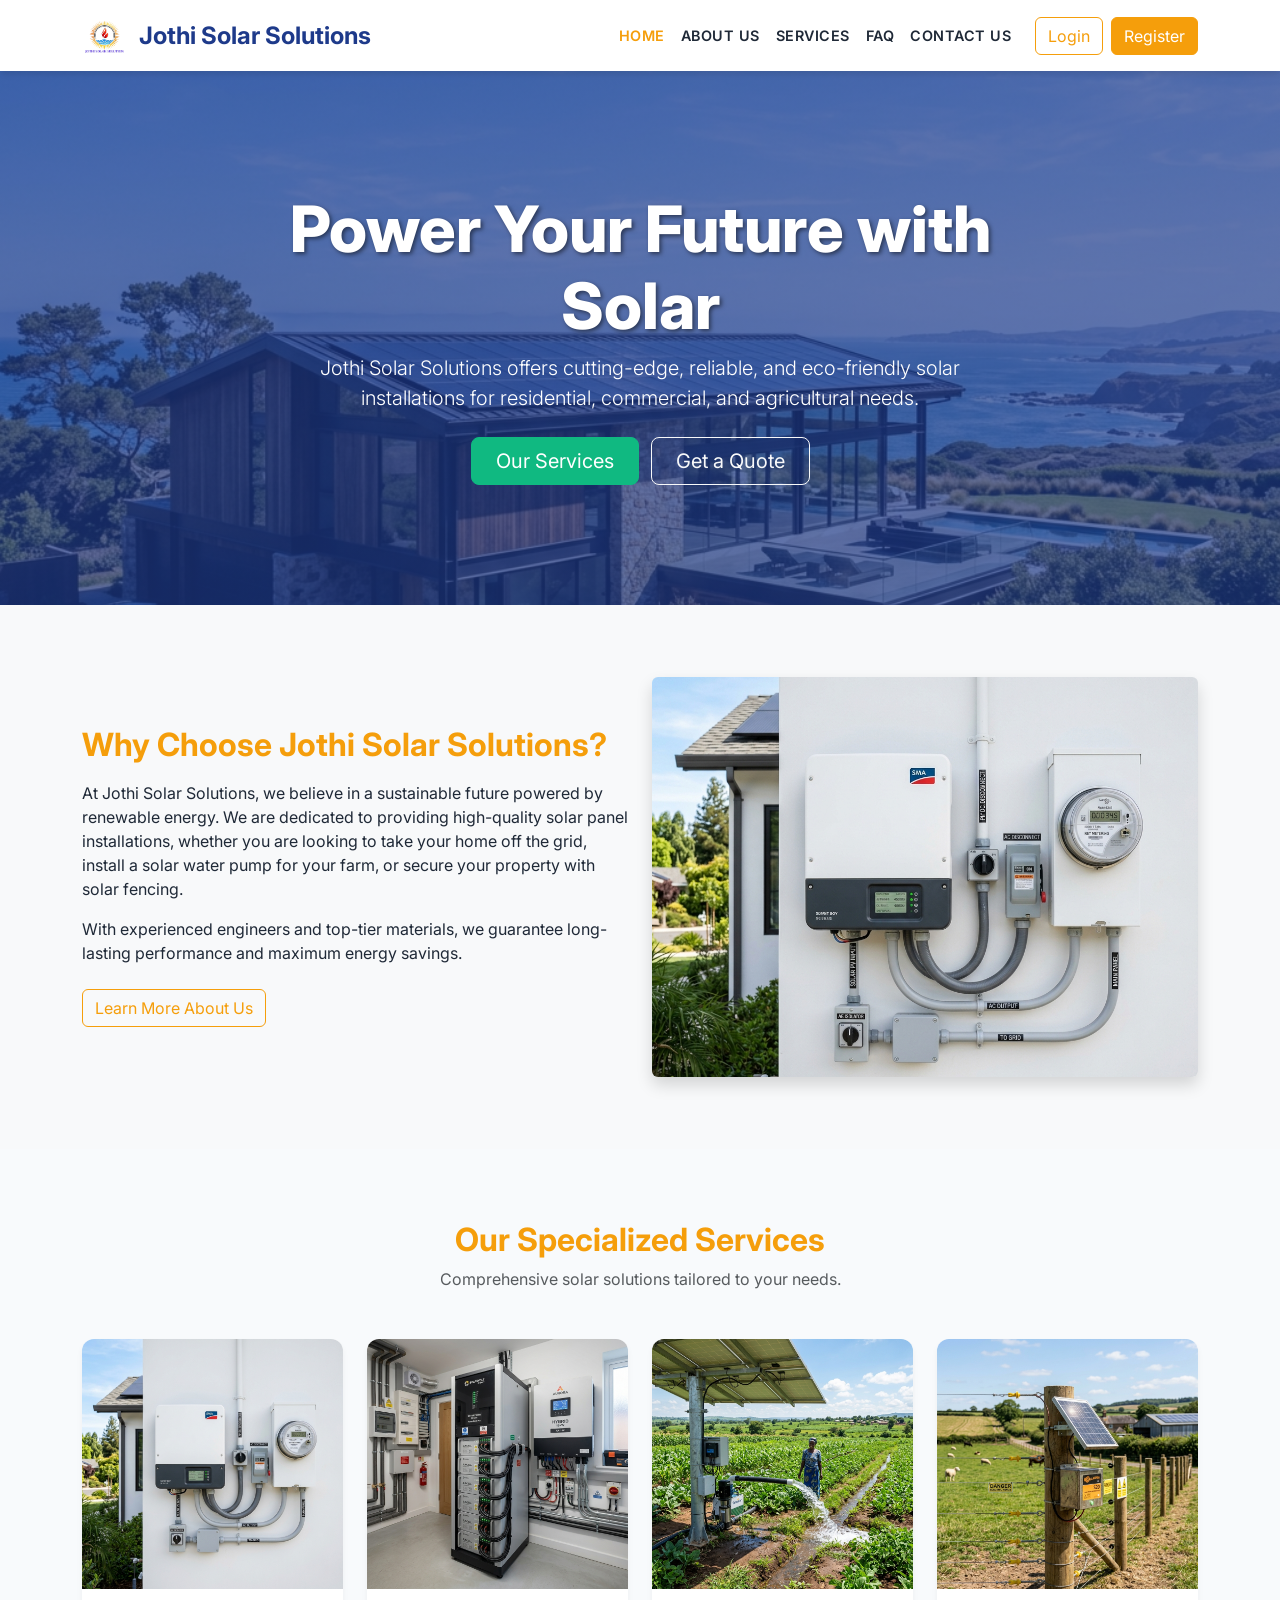
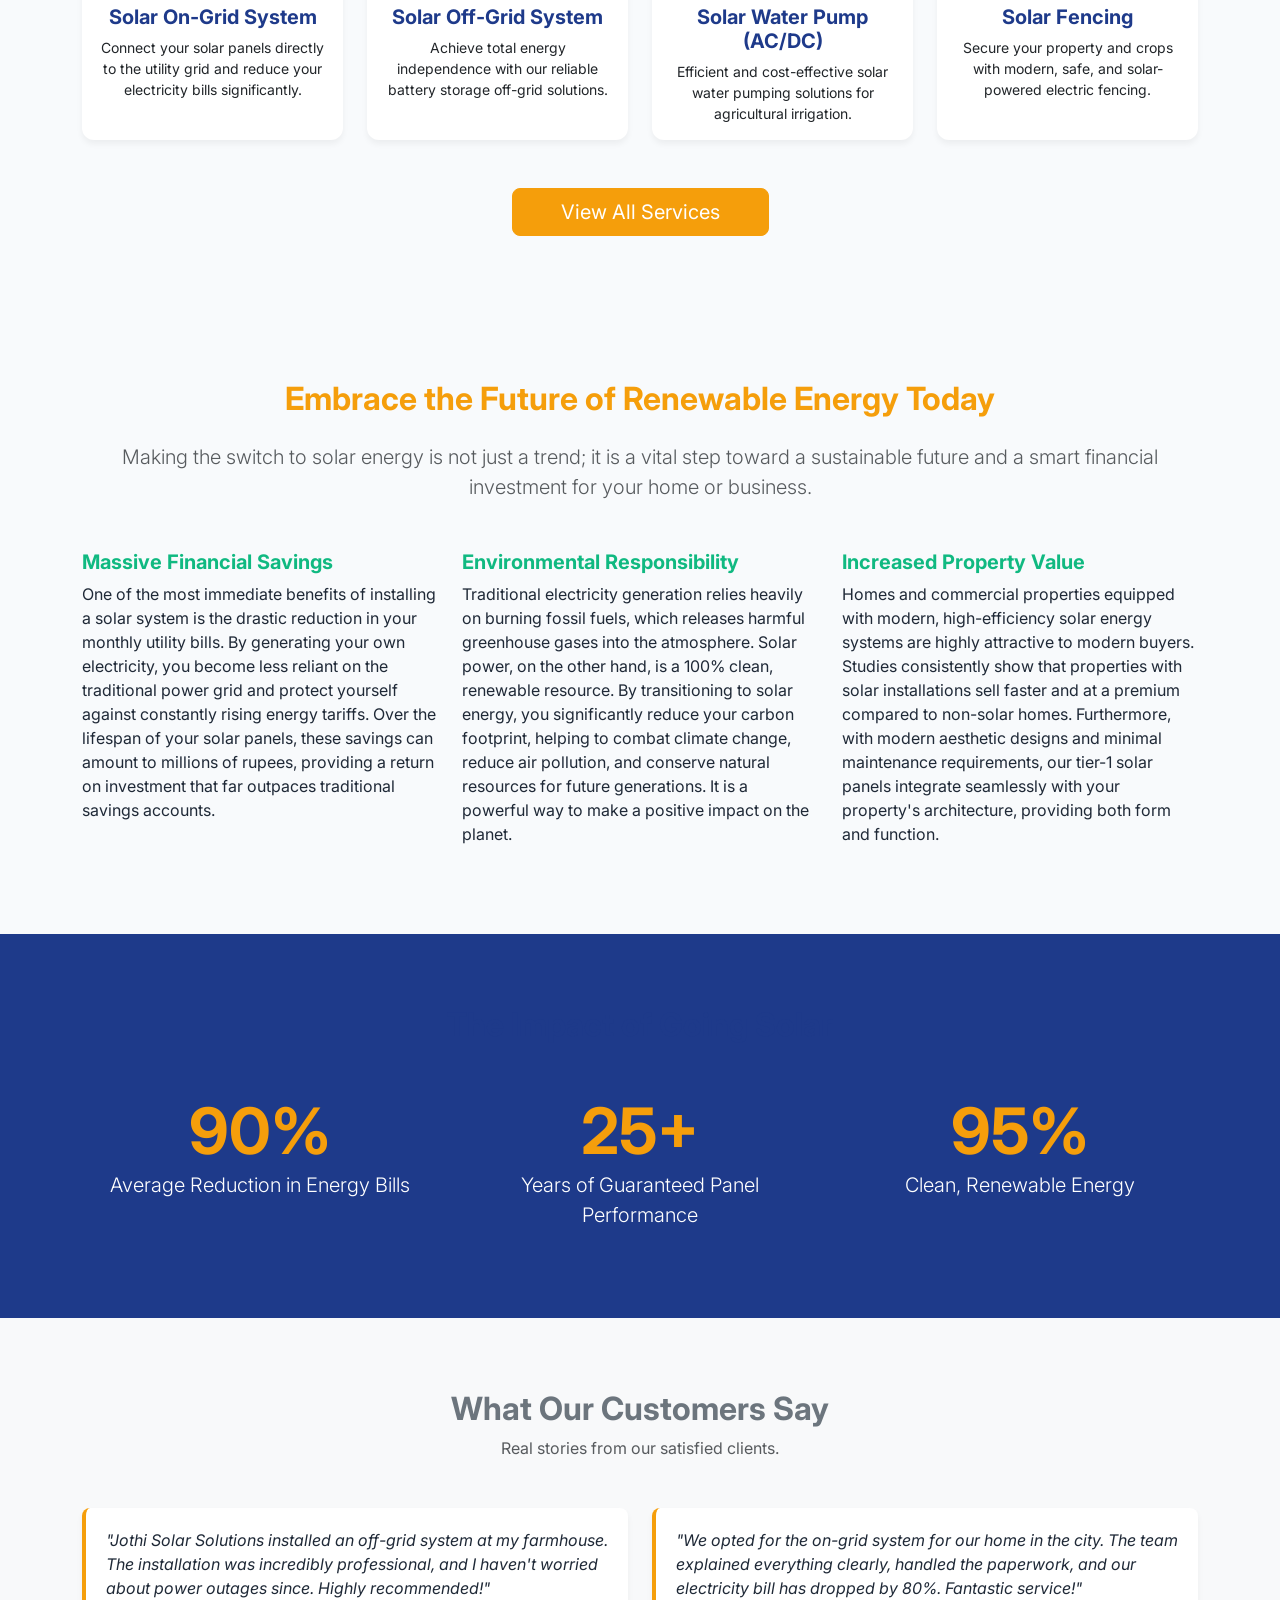
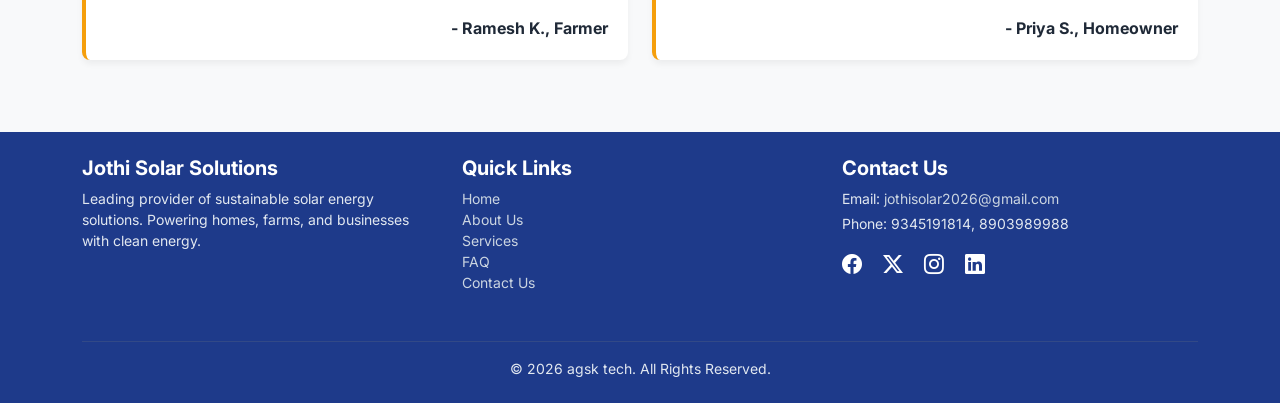
<file: index.html>
<!DOCTYPE html>
<html lang="en">

<head>
    <meta charset="UTF-8">
    <meta name="viewport" content="width=device-width, initial-scale=1.0">
    <meta name="description" content="Jothi Solar Solutions provides cutting-edge, reliable, and eco-friendly solar installations, including on-grid, off-grid, solar water pumps, and fencing.">
    <meta name="keywords" content="solar solutions, solar energy, solar panels, off-grid solar, on-grid solar, solar water pump, solar fencing, Jothi Solar Solutions">
    <meta name="author" content="Jothi Solar Solutions">
    <meta property="og:title" content="Jothi Solar Solutions - Top Solar Panels & Installation">
    <meta property="og:description" content="Jothi Solar Solutions provides cutting-edge, reliable, and eco-friendly solar installations, including on-grid, off-grid, solar water pumps, and fencing.">
    <meta property="og:type" content="website">
    <meta property="og:image" content="images/logo.png">
    <meta name="twitter:card" content="summary_large_image">
    <meta name="twitter:title" content="Jothi Solar Solutions - Top Solar Panels & Installation">
    <meta name="twitter:description" content="Jothi Solar Solutions provides cutting-edge, reliable, and eco-friendly solar installations, including on-grid, off-grid, solar water pumps, and fencing.">
    <meta name="twitter:image" content="images/logo.png">
    <title>Jothi Solar Solutions - Top Solar Panels & Installation</title>
    <script type="application/ld+json">
    {
      "@context": "https://schema.org",
      "@type": "LocalBusiness",
      "name": "Jothi Solar Solutions",
      "image": "images/logo.png",
      "description": "Jothi Solar Solutions offers cutting-edge, reliable, and eco-friendly solar installations for residential, commercial, and agricultural needs.",
      "telephone": "9345191814",
      "email": "jothisolar2026@gmail.com"
    }
    </script>
    <link href="https://cdn.jsdelivr.net/npm/bootstrap@5.3.0/dist/css/bootstrap.min.css" rel="stylesheet">
    <link href="https://fonts.googleapis.com/css2?family=Inter:wght@300;400;600;700&display=swap" rel="stylesheet">
    <!-- Include Bootstrap Icons -->
    <link rel="stylesheet" href="https://cdn.jsdelivr.net/npm/bootstrap-icons@1.10.5/font/bootstrap-icons.css">
    <link rel="stylesheet" href="css/style.css">

    <!--  analytics -->
    <!-- Google tag (gtag.js) -->
    <script async src="https://www.googletagmanager.com/gtag/js?id=G-3X9K0T4BQD"></script>
    <script>
        window.dataLayer = window.dataLayer || [];
        function gtag(){dataLayer.push(arguments);}
        gtag('js', new Date());

        gtag('config', 'G-3X9K0T4BQD');
    </script>


</head>

<body>
    <a href="#main-content" class="visually-hidden-focusable p-3 bg-primary text-white position-absolute z-3">Skip to main content</a>

    <!-- Navigation -->
    <nav class="navbar navbar-expand-lg navbar-light bg-white sticky-top">
        <div class="container">
            <a class="navbar-brand d-flex align-items-center" href="index.html">
                <img src="images/logo.png" alt="Jothi Solar Solutions Logo" onerror="this.style.display='none'">
                <span class="fw-bold text-success fs-4">Jothi Solar Solutions</span>
            </a>
            <button class="navbar-toggler" type="button" data-bs-toggle="collapse" data-bs-target="#navbarNav" aria-controls="navbarNav" aria-expanded="false" aria-label="Toggle navigation">
                <span class="navbar-toggler-icon"></span>
            </button>
            <div class="collapse navbar-collapse" id="navbarNav">
                <ul class="navbar-nav ms-auto">
                    <li class="nav-item"><a class="nav-link active" aria-current="page" href="index.html">Home</a></li>
                    <li class="nav-item"><a class="nav-link" href="about.html">About Us</a></li>
                    <li class="nav-item"><a class="nav-link" href="services.html">Services</a></li>
                    <li class="nav-item"><a class="nav-link" href="faq.html">FAQ</a></li>
                    <li class="nav-item"><a class="nav-link" href="contact.html">Contact Us</a></li>
                    <li class="nav-item ms-lg-3"><a class="btn btn-outline-primary" href="https://jsswebapp.onrender.com/login/" target="_blank">Login</a></li>
                    <li class="nav-item ms-lg-2"><a class="btn btn-primary text-white" href="https://jsswebapp.onrender.com/signup/" target="_blank">Register</a></li>
                </ul>
            </div>
        </div>
    </nav>

    <main id="main-content">

    <!-- Hero Section -->
    <section class="hero-section d-flex align-items-center">
        <div class="container">
            <div class="row">
                <div class="col-md-8 mx-auto">
                    <h1>Power Your Future with Solar</h1>
                    <p class="lead mb-4">Jothi Solar Solutions offers cutting-edge, reliable, and eco-friendly solar
                        installations for residential, commercial, and agricultural needs.</p>
                    <a href="services.html" class="btn btn-success btn-lg px-4 me-2">Our Services</a>
                    <a href="contact.html" class="btn btn-outline-light btn-lg px-4">Get a Quote</a>
                </div>
            </div>
        </div>
    </section>

    <!-- Brief About Us -->
    <section class="py-5 bg-light">
        <div class="container py-4">
            <div class="row align-items-center">
                <div class="col-lg-6">
                    <h2 class="fw-bold text-primary mb-3">Why Choose Jothi Solar Solutions?</h2>
                    <p>At Jothi Solar Solutions, we believe in a sustainable future powered by renewable energy. We are
                        dedicated to providing high-quality solar panel installations, whether you are looking to take
                        your home off the grid, install a solar water pump for your farm, or secure your property with
                        solar fencing.</p>
                    <p>With experienced engineers and top-tier materials, we guarantee long-lasting performance and
                        maximum energy savings.</p>
                    <a href="about.html" class="btn btn-outline-primary mt-2">Learn More About Us</a>
                </div>
                <div class="col-lg-6 mt-4 mt-lg-0 text-center">
                    <img src="images/on_grid.png" alt="Solar Installation" class="img-fluid rounded shadow"
                        style="max-height: 400px; object-fit: cover; width: 100%;">
                </div>
            </div>
        </div>
    </section>

    <!-- Featured Services Snippet -->
    <section class="py-5">
        <div class="container py-4">
            <div class="text-center mb-5">
                <h2 class="fw-bold text-primary">Our Specialized Services</h2>
                <p class="text-muted">Comprehensive solar solutions tailored to your needs.</p>
            </div>
            <div class="row g-4">
                <!-- Service 1 -->
                <div class="col-md-3">
                    <div class="card service-card">
                        <img src="images/on_grid.png" class="card-img-top" alt="On Grid System">
                        <div class="card-body text-center">
                            <h5 class="card-title">Solar On-Grid System</h5>
                            <p class="card-text small">Connect your solar panels directly to the utility grid and reduce
                                your electricity bills significantly.</p>
                        </div>
                    </div>
                </div>
                <!-- Service 2 -->
                <div class="col-md-3">
                    <div class="card service-card">
                        <img src="images/off_grid.png" class="card-img-top" alt="Off Grid System">
                        <div class="card-body text-center">
                            <h5 class="card-title">Solar Off-Grid System</h5>
                            <p class="card-text small">Achieve total energy independence with our reliable battery
                                storage off-grid solutions.</p>
                        </div>
                    </div>
                </div>
                <!-- Service 3 -->
                <div class="col-md-3">
                    <div class="card service-card">
                        <img src="images/solar_water_pump.png" class="card-img-top" alt="Solar Water Pump">
                        <div class="card-body text-center">
                            <h5 class="card-title">Solar Water Pump (AC/DC)</h5>
                            <p class="card-text small">Efficient and cost-effective solar water pumping solutions for
                                agricultural irrigation.</p>
                        </div>
                    </div>
                </div>
                <!-- Service 4 -->
                <div class="col-md-3">
                    <div class="card service-card">
                        <img src="images/solar_fencing.png" class="card-img-top" alt="Solar Fencing">
                        <div class="card-body text-center">
                            <h5 class="card-title">Solar Fencing</h5>
                            <p class="card-text small">Secure your property and crops with modern, safe, and
                                solar-powered electric fencing.</p>
                        </div>
                    </div>
                </div>
            </div>
            <div class="text-center mt-5">
                <a href="services.html" class="btn btn-primary btn-lg px-5">View All Services</a>
            </div>
        </div>
    </section>

    <!-- The Future of Renewable Energy -->
    <section class="py-5">
        <div class="container py-4">
            <div class="row align-items-center">
                <div class="col-lg-12">
                    <h2 class="fw-bold text-primary mb-4 text-center">Embrace the Future of Renewable Energy Today</h2>
                    <p class="lead text-muted text-center mb-5">Making the switch to solar energy is not just a trend; it is a vital step toward a sustainable future and a smart financial investment for your home or business.</p>
                    <div class="row g-4">
                        <div class="col-md-4">
                            <h5 class="fw-bold text-success">Massive Financial Savings</h5>
                            <p>One of the most immediate benefits of installing a solar system is the drastic reduction in your monthly utility bills. By generating your own electricity, you become less reliant on the traditional power grid and protect yourself against constantly rising energy tariffs. Over the lifespan of your solar panels, these savings can amount to millions of rupees, providing a return on investment that far outpaces traditional savings accounts.</p>
                        </div>
                        <div class="col-md-4">
                            <h5 class="fw-bold text-success">Environmental Responsibility</h5>
                            <p>Traditional electricity generation relies heavily on burning fossil fuels, which releases harmful greenhouse gases into the atmosphere. Solar power, on the other hand, is a 100% clean, renewable resource. By transitioning to solar energy, you significantly reduce your carbon footprint, helping to combat climate change, reduce air pollution, and conserve natural resources for future generations. It is a powerful way to make a positive impact on the planet.</p>
                        </div>
                        <div class="col-md-4">
                            <h5 class="fw-bold text-success">Increased Property Value</h5>
                            <p>Homes and commercial properties equipped with modern, high-efficiency solar energy systems are highly attractive to modern buyers. Studies consistently show that properties with solar installations sell faster and at a premium compared to non-solar homes. Furthermore, with modern aesthetic designs and minimal maintenance requirements, our tier-1 solar panels integrate seamlessly with your property's architecture, providing both form and function.</p>
                        </div>
                    </div>
                </div>
            </div>
        </div>
    </section>

    <!-- Why Go Solar Statistics -->
    <section class="py-5 bg-secondary text-white">
        <div class="container py-4 text-center">
            <h2 class="fw-bold mb-5">The Impact of Going Solar</h2>
            <div class="row g-4">
                <div class="col-md-4">
                    <div class="display-3 fw-bold text-primary">90%</div>
                    <p class="lead">Average Reduction in Energy Bills</p>
                </div>
                <div class="col-md-4">
                    <div class="display-3 fw-bold text-primary">25+</div>
                    <p class="lead">Years of Guaranteed Panel Performance</p>
                </div>
                <div class="col-md-4">
                    <div class="display-3 fw-bold text-primary">95%</div>
                    <p class="lead">Clean, Renewable Energy</p>
                </div>
            </div>
        </div>
    </section>

    <!-- Testimonials -->
    <section class="py-5 bg-light">
        <div class="container py-4">
            <div class="text-center mb-5">
                <h2 class="fw-bold text-secondary">What Our Customers Say</h2>
                <p class="text-muted">Real stories from our satisfied clients.</p>
            </div>
            <div class="row g-4">
                <div class="col-md-6">
                    <div class="testimonial-box h-100">
                        <p class="fst-italic">"Jothi Solar Solutions installed an off-grid system at my farmhouse. The
                            installation was incredibly professional, and I haven't worried about power outages since.
                            Highly recommended!"</p>
                        <p class="fw-bold text-end mt-3 mb-0">- Ramesh K., Farmer</p>
                    </div>
                </div>
                <div class="col-md-6">
                    <div class="testimonial-box h-100">
                        <p class="fst-italic">"We opted for the on-grid system for our home in the city. The team
                            explained everything clearly, handled the paperwork, and our electricity bill has dropped by
                            80%. Fantastic service!"</p>
                        <p class="fw-bold text-end mt-3 mb-0">- Priya S., Homeowner</p>
                    </div>
                </div>
            </div>
        </div>
    </section>
    </main>

    <!-- Footer -->
    <footer class="py-4 mt-auto">
        <div class="container text-center text-md-start">
            <div class="row">
                <div class="col-md-4 mb-3">
                    <h5 class="text-white fw-bold">Jothi Solar Solutions</h5>
                    <p class="small">Leading provider of sustainable solar energy solutions. Powering homes, farms, and
                        businesses with clean energy.</p>
                </div>
                <div class="col-md-4 mb-3">
                    <h5 class="text-white fw-bold">Quick Links</h5>
                    <ul class="list-unstyled small">
                        <li><a href="index.html">Home</a></li>
                        <li><a href="about.html">About Us</a></li>
                        <li><a href="services.html">Services</a></li>
                        <li><a href="faq.html">FAQ</a></li>
                        <li><a href="contact.html">Contact Us</a></li>
                    </ul>
                </div>
                <div class="col-md-4 mb-3">
                    <h5 class="text-white fw-bold">Contact Us</h5>
                    <p class="small mb-1">Email: <a href="mailto:jothisolar2026@gmail.com">jothisolar2026@gmail.com</a>
                    </p>
                    <p class="small mb-1">Phone: 9345191814, 8903989988</p>
                    <div class="mt-3 fs-5">
                        <a href="https://www.facebook.com" target="_blank" rel="noopener noreferrer" class="text-white me-3" title="Facebook" aria-label="Facebook"><i class="bi bi-facebook"></i></a>
                        <a href="https://twitter.com" target="_blank" rel="noopener noreferrer" class="text-white me-3" title="Twitter" aria-label="Twitter"><i class="bi bi-twitter-x"></i></a>
                        <a href="https://www.instagram.com" target="_blank" rel="noopener noreferrer" class="text-white me-3" title="Instagram" aria-label="Instagram"><i class="bi bi-instagram"></i></a>
                        <a href="https://www.linkedin.com" target="_blank" rel="noopener noreferrer" class="text-white" title="LinkedIn" aria-label="LinkedIn"><i class="bi bi-linkedin"></i></a>
                    </div>
                </div>
            </div>
            <hr class="border-secondary">
            <div class="text-center small">
                &copy; <span id="current-year"></span> agsk tech. All Rights Reserved.
            </div>
        </div>
    </footer>

    <script src="https://cdn.jsdelivr.net/npm/bootstrap@5.3.0/dist/js/bootstrap.bundle.min.js"></script>
    <script src="js/script.js"></script>
</body>

</html>
</file>
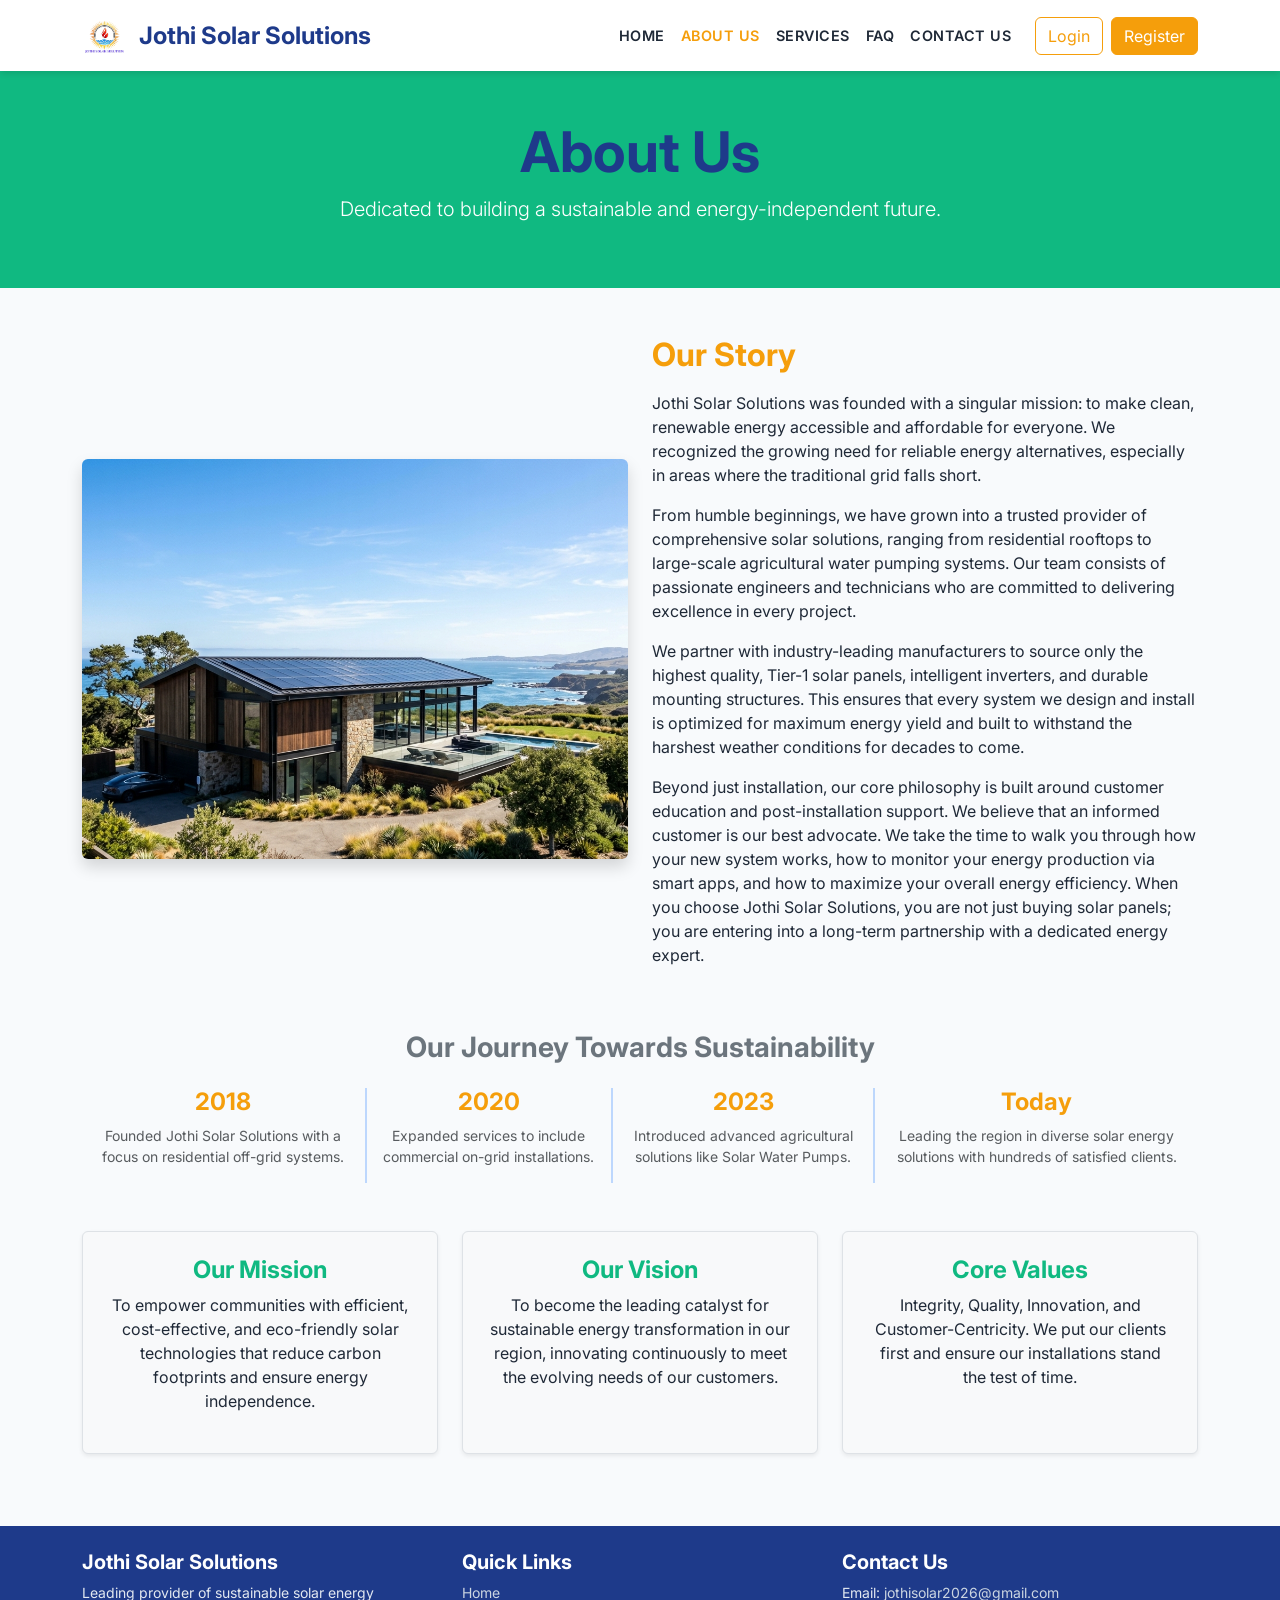
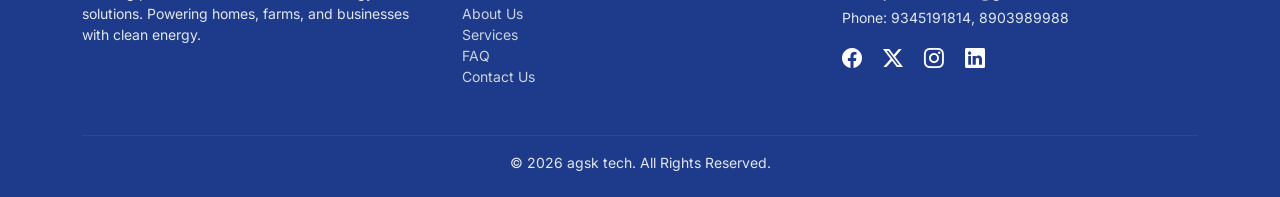
<file: about.html>
<!DOCTYPE html>
<html lang="en">

<head>
    <meta charset="UTF-8">
    <meta name="viewport" content="width=device-width, initial-scale=1.0">
    <meta name="description" content="Learn more about Jothi Solar Solutions. We are dedicated to building a sustainable and energy-independent future with reliable solar installations.">
    <meta name="keywords" content="about Jothi Solar, solar company, sustainable energy, renewable energy mission, solar experts">
    <meta name="author" content="Jothi Solar Solutions">
    <meta property="og:title" content="About Us - Jothi Solar Solutions | Sustainable Energy">
    <meta property="og:description" content="Learn more about Jothi Solar Solutions. We are dedicated to building a sustainable and energy-independent future with reliable solar installations.">
    <meta property="og:type" content="website">
    <meta property="og:image" content="images/hero_solar.png">
    <meta name="twitter:card" content="summary_large_image">
    <meta name="twitter:title" content="About Us - Jothi Solar Solutions | Sustainable Energy">
    <meta name="twitter:description" content="Learn more about Jothi Solar Solutions. We are dedicated to building a sustainable and energy-independent future with reliable solar installations.">
    <meta name="twitter:image" content="images/hero_solar.png">
    <title>About Us - Jothi Solar Solutions | Sustainable Energy</title>
    <link href="https://cdn.jsdelivr.net/npm/bootstrap@5.3.0/dist/css/bootstrap.min.css" rel="stylesheet">
    <link href="https://fonts.googleapis.com/css2?family=Inter:wght@300;400;600;700&display=swap" rel="stylesheet">
    <!-- Include Bootstrap Icons -->
    <link rel="stylesheet" href="https://cdn.jsdelivr.net/npm/bootstrap-icons@1.10.5/font/bootstrap-icons.css">
    <link rel="stylesheet" href="css/style.css">

    <!--  analytics -->
    <!-- Google tag (gtag.js) -->
    <script async src="https://www.googletagmanager.com/gtag/js?id=G-3X9K0T4BQD"></script>
    <script>
        window.dataLayer = window.dataLayer || [];
        function gtag() { dataLayer.push(arguments); }
        gtag('js', new Date());

        gtag('config', 'G-3X9K0T4BQD');
    </script>

</head>

<body class="d-flex flex-column min-vh-100">
    <a href="#main-content" class="visually-hidden-focusable p-3 bg-primary text-white position-absolute z-3">Skip to main content</a>

    <!-- Navigation -->
    <nav class="navbar navbar-expand-lg navbar-light bg-white sticky-top">
        <div class="container">
            <a class="navbar-brand d-flex align-items-center" href="index.html">
                <img src="images/logo.png" alt="Jothi Solar Solutions Logo" onerror="this.style.display='none'">
                <span class="fw-bold text-success fs-4">Jothi Solar Solutions</span>
            </a>
            <button class="navbar-toggler" type="button" data-bs-toggle="collapse" data-bs-target="#navbarNav" aria-controls="navbarNav" aria-expanded="false" aria-label="Toggle navigation">
                <span class="navbar-toggler-icon"></span>
            </button>
            <div class="collapse navbar-collapse" id="navbarNav">
                <ul class="navbar-nav ms-auto">
                    <li class="nav-item"><a class="nav-link" href="index.html">Home</a></li>
                    <li class="nav-item"><a class="nav-link active" aria-current="page" href="about.html">About Us</a></li>
                    <li class="nav-item"><a class="nav-link" href="services.html">Services</a></li>
                    <li class="nav-item"><a class="nav-link" href="faq.html">FAQ</a></li>
                    <li class="nav-item"><a class="nav-link" href="contact.html">Contact Us</a></li>
                    <li class="nav-item ms-lg-3"><a class="btn btn-outline-primary" href="https://jsswebapp.onrender.com/login/" target="_blank">Login</a></li>
                    <li class="nav-item ms-lg-2"><a class="btn btn-primary text-white" href="https://jsswebapp.onrender.com/signup/" target="_blank">Register</a></li>
                </ul>
            </div>
        </div>
    </nav>

    <main id="main-content">

    <!-- Page Header -->
    <header class="bg-success text-white text-center py-5">
        <div class="container">
            <h1 class="display-4 fw-bold">About Us</h1>
            <p class="lead">Dedicated to building a sustainable and energy-independent future.</p>
        </div>
    </header>

    <!-- Content -->
    <section class="py-5 flex-grow-1">
        <div class="container">
            <div class="row align-items-center mb-5">
                <div class="col-lg-6 mb-4 mb-lg-0">
                    <img src="images/hero_solar.png" alt="Our Vision" class="img-fluid rounded shadow w-100"
                        style="object-fit: cover; height: 400px;">
                </div>
                <div class="col-lg-6">
                    <h2 class="fw-bold text-primary mb-3">Our Story</h2>
                    <p>Jothi Solar Solutions was founded with a singular mission: to make clean, renewable energy
                        accessible and affordable for everyone. We recognized the growing need for reliable energy
                        alternatives, especially in areas where the traditional grid falls short.</p>
                    <p>From humble beginnings, we have grown into a trusted provider of comprehensive solar solutions,
                        ranging from residential rooftops to large-scale agricultural water pumping systems. Our team
                        consists of passionate engineers and technicians who are committed to delivering excellence in
                        every project.</p>
                    <p class="mt-3">We partner with industry-leading manufacturers to source only the highest quality, Tier-1 solar panels, intelligent inverters, and durable mounting structures. This ensures that every system we design and install is optimized for maximum energy yield and built to withstand the harshest weather conditions for decades to come.</p>
                    <p class="mt-3">Beyond just installation, our core philosophy is built around customer education and post-installation support. We believe that an informed customer is our best advocate. We take the time to walk you through how your new system works, how to monitor your energy production via smart apps, and how to maximize your overall energy efficiency. When you choose Jothi Solar Solutions, you are not just buying solar panels; you are entering into a long-term partnership with a dedicated energy expert.</p>
                </div>
            </div>

            <!-- Our Journey Section -->
            <div class="row my-5">
                <div class="col-12">
                    <h3 class="fw-bold text-center text-secondary mb-4">Our Journey Towards Sustainability</h3>
                    <div class="d-flex flex-column flex-md-row justify-content-between text-center mt-4">
                        <div class="mb-4 mb-md-0 px-3">
                            <h4 class="text-primary fw-bold">2018</h4>
                            <p class="small text-muted">Founded Jothi Solar Solutions with a focus on residential
                                off-grid systems.</p>
                        </div>
                        <div
                            class="mb-4 mb-md-0 px-3 border-start border-end border-2 border-primary border-opacity-25">
                            <h4 class="text-primary fw-bold">2020</h4>
                            <p class="small text-muted">Expanded services to include commercial on-grid installations.
                            </p>
                        </div>
                        <div
                            class="mb-4 mb-md-0 px-3 border-end border-2 border-primary border-opacity-25 d-none d-md-block">
                            <h4 class="text-primary fw-bold">2023</h4>
                            <p class="small text-muted">Introduced advanced agricultural solutions like Solar Water
                                Pumps.</p>
                        </div>
                        <div class="px-3">
                            <h4 class="text-primary fw-bold">Today</h4>
                            <p class="small text-muted">Leading the region in diverse solar energy solutions with
                                hundreds of satisfied clients.</p>
                        </div>
                    </div>
                </div>
            </div>

            <div class="row text-center mt-5">
                <div class="col-md-4 mb-4">
                    <div class="p-4 border rounded shadow-sm h-100 bg-light">
                        <h4 class="fw-bold text-success">Our Mission</h4>
                        <p>To empower communities with efficient, cost-effective, and eco-friendly solar technologies
                            that reduce carbon footprints and ensure energy independence.</p>
                    </div>
                </div>
                <div class="col-md-4 mb-4">
                    <div class="p-4 border rounded shadow-sm h-100 bg-light">
                        <h4 class="fw-bold text-success">Our Vision</h4>
                        <p>To become the leading catalyst for sustainable energy transformation in our region,
                            innovating continuously to meet the evolving needs of our customers.</p>
                    </div>
                </div>
                <div class="col-md-4 mb-4">
                    <div class="p-4 border rounded shadow-sm h-100 bg-light">
                        <h4 class="fw-bold text-success">Core Values</h4>
                        <p>Integrity, Quality, Innovation, and Customer-Centricity. We put our clients first and ensure
                            our installations stand the test of time.</p>
                    </div>
                </div>
            </div>
        </div>
    </section>
    </main>

    <!-- Footer -->
    <footer class="py-4 mt-auto">
        <div class="container text-center text-md-start">
            <div class="row">
                <div class="col-md-4 mb-3">
                    <h5 class="text-white fw-bold">Jothi Solar Solutions</h5>
                    <p class="small">Leading provider of sustainable solar energy solutions. Powering homes, farms, and
                        businesses with clean energy.</p>
                </div>
                <div class="col-md-4 mb-3">
                    <h5 class="text-white fw-bold">Quick Links</h5>
                    <ul class="list-unstyled small">
                        <li><a href="index.html">Home</a></li>
                        <li><a href="about.html">About Us</a></li>
                        <li><a href="services.html">Services</a></li>
                        <li><a href="faq.html">FAQ</a></li>
                        <li><a href="contact.html">Contact Us</a></li>
                    </ul>
                </div>
                <div class="col-md-4 mb-3">
                    <h5 class="text-white fw-bold">Contact Us</h5>
                    <p class="small mb-1">Email: <a href="mailto:jothisolar2026@gmail.com">jothisolar2026@gmail.com</a>
                    </p>
                    <p class="small mb-1">Phone: 9345191814, 8903989988</p>
                    <div class="mt-3 fs-5">
                        <a href="https://www.facebook.com" target="_blank" rel="noopener noreferrer" class="text-white me-3" title="Facebook" aria-label="Facebook"><i class="bi bi-facebook"></i></a>
                        <a href="https://twitter.com" target="_blank" rel="noopener noreferrer" class="text-white me-3" title="Twitter" aria-label="Twitter"><i class="bi bi-twitter-x"></i></a>
                        <a href="https://www.instagram.com" target="_blank" rel="noopener noreferrer" class="text-white me-3" title="Instagram" aria-label="Instagram"><i class="bi bi-instagram"></i></a>
                        <a href="https://www.linkedin.com" target="_blank" rel="noopener noreferrer" class="text-white" title="LinkedIn" aria-label="LinkedIn"><i class="bi bi-linkedin"></i></a>
                    </div>
                </div>
            </div>
            <hr class="border-secondary">
            <div class="text-center small">
                &copy; <span id="current-year"></span> agsk tech. All Rights Reserved.
            </div>
        </div>
    </footer>

    <script src="https://cdn.jsdelivr.net/npm/bootstrap@5.3.0/dist/js/bootstrap.bundle.min.js"></script>
    <script src="js/script.js"></script>
</body>

</html>
</file>
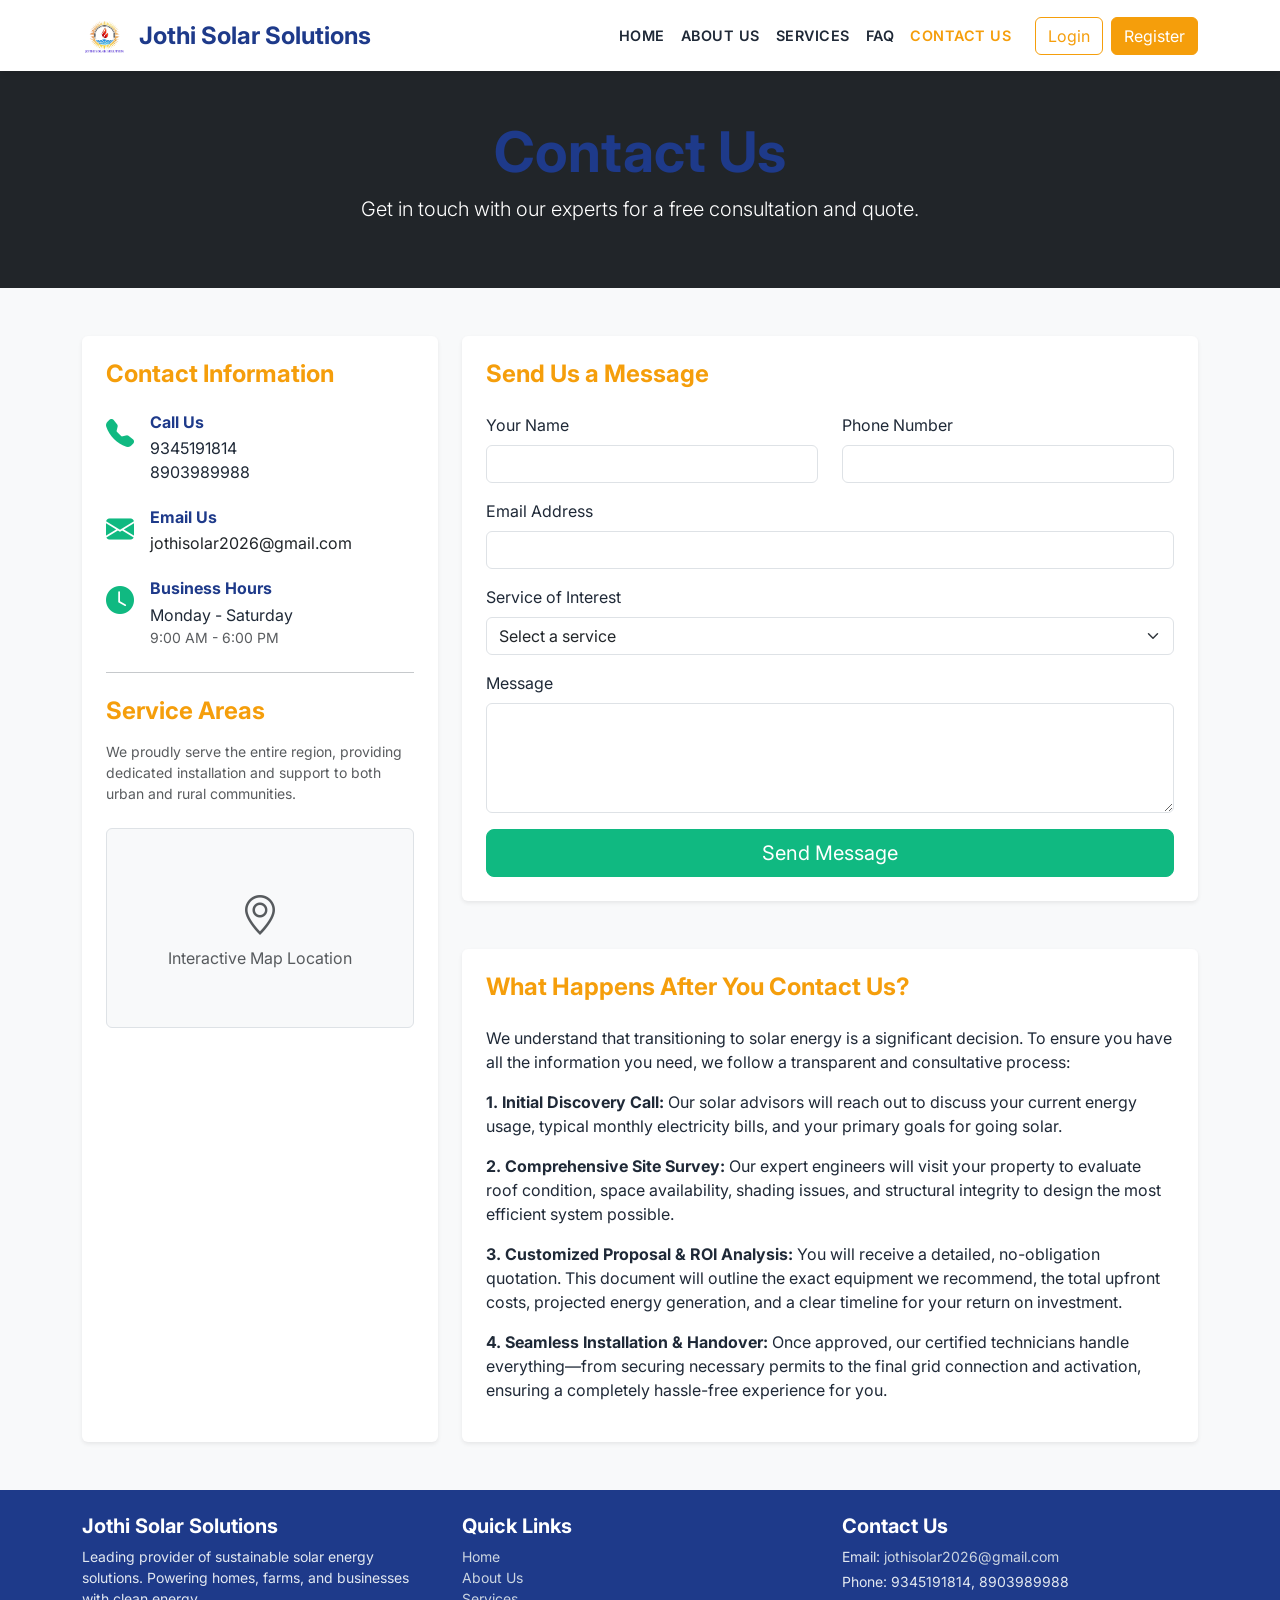
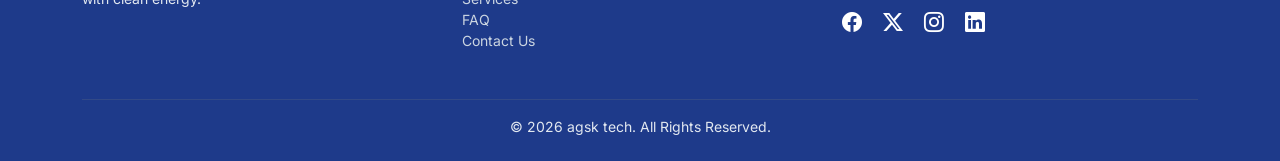
<file: contact.html>
<!DOCTYPE html>
<html lang="en">
<head>
    <meta charset="UTF-8">
    <meta name="viewport" content="width=device-width, initial-scale=1.0">
    <meta name="description" content="Contact Jothi Solar Solutions for a free consultation and quote. Get in touch with our experts for your solar energy needs today.">
    <meta name="keywords" content="contact Jothi Solar, solar consultation, solar quote, solar installation contact">
    <meta name="author" content="Jothi Solar Solutions">
    <meta property="og:title" content="Contact Jothi Solar Solutions - Get Your Free Quote">
    <meta property="og:description" content="Contact Jothi Solar Solutions for a free consultation and quote. Get in touch with our experts for your solar energy needs today.">
    <meta property="og:type" content="website">
    <meta property="og:image" content="images/logo.png">
    <meta name="twitter:card" content="summary_large_image">
    <meta name="twitter:title" content="Contact Jothi Solar Solutions - Get Your Free Quote">
    <meta name="twitter:description" content="Contact Jothi Solar Solutions for a free consultation and quote. Get in touch with our experts for your solar energy needs today.">
    <meta name="twitter:image" content="images/logo.png">
    <title>Contact Jothi Solar Solutions - Get Your Free Quote</title>
    <link href="https://cdn.jsdelivr.net/npm/bootstrap@5.3.0/dist/css/bootstrap.min.css" rel="stylesheet">
    <link href="https://fonts.googleapis.com/css2?family=Inter:wght@300;400;600;700&display=swap" rel="stylesheet">
    <!-- Include Bootstrap Icons -->
    <link rel="stylesheet" href="https://cdn.jsdelivr.net/npm/bootstrap-icons@1.10.5/font/bootstrap-icons.css">
    <link rel="stylesheet" href="css/style.css">

    <!--  analytics -->
    <!-- Google tag (gtag.js) -->
    <script async src="https://www.googletagmanager.com/gtag/js?id=G-3X9K0T4BQD"></script>
    <script>
        window.dataLayer = window.dataLayer || [];
        function gtag(){dataLayer.push(arguments);}
        gtag('js', new Date());

        gtag('config', 'G-3X9K0T4BQD');
    </script>
    
</head>
<body class="d-flex flex-column min-vh-100">
    <a href="#main-content" class="visually-hidden-focusable p-3 bg-primary text-white position-absolute z-3">Skip to main content</a>

    <!-- Navigation -->
    <nav class="navbar navbar-expand-lg navbar-light bg-white sticky-top">
        <div class="container">
            <a class="navbar-brand d-flex align-items-center" href="index.html">
                <img src="images/logo.png" alt="Jothi Solar Solutions Logo" onerror="this.style.display='none'">
                <span class="fw-bold text-success fs-4">Jothi Solar Solutions</span>
            </a>
            <button class="navbar-toggler" type="button" data-bs-toggle="collapse" data-bs-target="#navbarNav" aria-controls="navbarNav" aria-expanded="false" aria-label="Toggle navigation">
                <span class="navbar-toggler-icon"></span>
            </button>
            <div class="collapse navbar-collapse" id="navbarNav">
                <ul class="navbar-nav ms-auto">
                    <li class="nav-item"><a class="nav-link" href="index.html">Home</a></li>
                    <li class="nav-item"><a class="nav-link" href="about.html">About Us</a></li>
                    <li class="nav-item"><a class="nav-link" href="services.html">Services</a></li>
                    <li class="nav-item"><a class="nav-link" href="faq.html">FAQ</a></li>
                    <li class="nav-item"><a class="nav-link active" aria-current="page" href="contact.html">Contact Us</a></li>
                    <li class="nav-item ms-lg-3"><a class="btn btn-outline-primary" href="https://jsswebapp.onrender.com/login/" target="_blank">Login</a></li>
                    <li class="nav-item ms-lg-2"><a class="btn btn-primary text-white" href="https://jsswebapp.onrender.com/signup/" target="_blank">Register</a></li>
                </ul>
            </div>
        </div>
    </nav>

    <main id="main-content">

    <!-- Page Header -->
    <header class="bg-dark text-white text-center py-5">
        <div class="container">
            <h1 class="display-4 fw-bold">Contact Us</h1>
            <p class="lead">Get in touch with our experts for a free consultation and quote.</p>
        </div>
    </header>

    <!-- Content -->
    <section class="py-5 flex-grow-1 bg-light">
        <div class="container">
            <div class="row">
                <!-- Contact Details -->
                <div class="col-lg-4 mb-4 mb-lg-0">
                    <div class="bg-white p-4 rounded shadow-sm h-100">
                        <h4 class="fw-bold text-primary mb-4">Contact Information</h4>
                        
                        <div class="d-flex align-items-start mb-4">
                            <div class="fs-3 text-success me-3">
                                <i class="bi bi-telephone-fill"></i>
                            </div>
                            <div>
                                <h6 class="fw-bold mb-1">Call Us</h6>
                                <p class="mb-0">9345191814</p>
                                <p class="mb-0">8903989988</p>
                            </div>
                        </div>

                        <div class="d-flex align-items-start mb-4">
                            <div class="fs-3 text-success me-3">
                                <i class="bi bi-envelope-fill"></i>
                            </div>
                            <div>
                                <h6 class="fw-bold mb-1">Email Us</h6>
                                <p class="mb-0"><a href="mailto:jothisolar2026@gmail.com" class="text-decoration-none text-dark">jothisolar2026@gmail.com</a></p>
                            </div>
                        </div>

                        <div class="d-flex align-items-start mb-4">
                            <div class="fs-3 text-success me-3">
                                <i class="bi bi-clock-fill"></i>
                            </div>
                            <div>
                                <h6 class="fw-bold mb-1">Business Hours</h6>
                                <p class="mb-0">Monday - Saturday</p>
                                <p class="mb-0 text-muted small">9:00 AM - 6:00 PM</p>
                            </div>
                        </div>

                        <hr class="my-4">

                        <h4 class="fw-bold text-primary mb-3">Service Areas</h4>
                        <p class="small text-muted mb-4">We proudly serve the entire region, providing dedicated installation and support to both urban and rural communities.</p>
                        
                        <!-- Map Placeholder -->
                        <div class="bg-light border rounded d-flex align-items-center justify-content-center" style="height: 200px;">
                            <div class="text-center text-muted">
                                <i class="bi bi-geo-alt fs-1"></i>
                                <p class="mb-0">Interactive Map Location</p>
                            </div>
                        </div>
                    </div>
                </div>

                <!-- Contact Form -->
                <div class="col-lg-8">
                    <div class="bg-white p-4 rounded shadow-sm">
                        <h4 class="fw-bold text-primary mb-4">Send Us a Message</h4>
                        <form id="contactForm">
                            <div class="row">
                                <div class="col-md-6 mb-3">
                                    <label for="name" class="form-label">Your Name</label>
                                    <input type="text" class="form-control" id="name" required>
                                </div>
                                <div class="col-md-6 mb-3">
                                    <label for="phone" class="form-label">Phone Number</label>
                                    <input type="tel" class="form-control" id="phone" required>
                                </div>
                            </div>
                            <div class="mb-3">
                                <label for="email" class="form-label">Email Address</label>
                                <input type="email" class="form-control" id="email">
                            </div>
                            <div class="mb-3">
                                <label for="service" class="form-label">Service of Interest</label>
                                <select class="form-select" id="service">
                                    <option value="" disabled selected>Select a service</option>
                                    <option value="on-grid">Solar On-Grid System</option>
                                    <option value="off-grid">Solar Off-Grid System</option>
                                    <option value="water-pump">Solar Water Pump</option>
                                    <option value="fencing">Solar Fencing</option>
                                    <option value="other">Other / General Inquiry</option>
                                </select>
                            </div>
                            <div class="mb-3">
                                <label for="message" class="form-label">Message</label>
                                <textarea class="form-control" id="message" rows="4" required></textarea>
                            </div>
                            <button type="submit" class="btn btn-success btn-lg w-100">Send Message</button>
                        </form>
                    </div>
                    
                    <div class="mt-5 bg-white p-4 rounded shadow-sm">
                        <h4 class="fw-bold text-primary mb-4">What Happens After You Contact Us?</h4>
                        <p>We understand that transitioning to solar energy is a significant decision. To ensure you have all the information you need, we follow a transparent and consultative process:</p>
                        <ul class="list-unstyled">
                            <li class="mb-3">
                                <strong>1. Initial Discovery Call:</strong> Our solar advisors will reach out to discuss your current energy usage, typical monthly electricity bills, and your primary goals for going solar.
                            </li>
                            <li class="mb-3">
                                <strong>2. Comprehensive Site Survey:</strong> Our expert engineers will visit your property to evaluate roof condition, space availability, shading issues, and structural integrity to design the most efficient system possible.
                            </li>
                            <li class="mb-3">
                                <strong>3. Customized Proposal & ROI Analysis:</strong> You will receive a detailed, no-obligation quotation. This document will outline the exact equipment we recommend, the total upfront costs, projected energy generation, and a clear timeline for your return on investment.
                            </li>
                            <li>
                                <strong>4. Seamless Installation & Handover:</strong> Once approved, our certified technicians handle everything—from securing necessary permits to the final grid connection and activation, ensuring a completely hassle-free experience for you.
                            </li>
                        </ul>
                    </div>
                </div>
            </div>
        </div>
    </section>
    </main>

    <!-- Footer -->
    <footer class="py-4 mt-auto">
        <div class="container text-center text-md-start">
            <div class="row">
                <div class="col-md-4 mb-3">
                    <h5 class="text-white fw-bold">Jothi Solar Solutions</h5>
                    <p class="small">Leading provider of sustainable solar energy solutions. Powering homes, farms, and businesses with clean energy.</p>
                </div>
                <div class="col-md-4 mb-3">
                    <h5 class="text-white fw-bold">Quick Links</h5>
                    <ul class="list-unstyled small">
                        <li><a href="index.html">Home</a></li>
                        <li><a href="about.html">About Us</a></li>
                        <li><a href="services.html">Services</a></li>
                        <li><a href="faq.html">FAQ</a></li>
                        <li><a href="contact.html">Contact Us</a></li>
                    </ul>
                </div>
                <div class="col-md-4 mb-3">
                    <h5 class="text-white fw-bold">Contact Us</h5>
                    <p class="small mb-1">Email: <a href="mailto:jothisolar2026@gmail.com">jothisolar2026@gmail.com</a></p>
                    <p class="small mb-1">Phone: 9345191814, 8903989988</p>
                    <div class="mt-3 fs-5">
                        <a href="https://www.facebook.com" target="_blank" rel="noopener noreferrer" class="text-white me-3" title="Facebook" aria-label="Facebook"><i class="bi bi-facebook"></i></a>
                        <a href="https://twitter.com" target="_blank" rel="noopener noreferrer" class="text-white me-3" title="Twitter" aria-label="Twitter"><i class="bi bi-twitter-x"></i></a>
                        <a href="https://www.instagram.com" target="_blank" rel="noopener noreferrer" class="text-white me-3" title="Instagram" aria-label="Instagram"><i class="bi bi-instagram"></i></a>
                        <a href="https://www.linkedin.com" target="_blank" rel="noopener noreferrer" class="text-white" title="LinkedIn" aria-label="LinkedIn"><i class="bi bi-linkedin"></i></a>
                    </div>
                </div>
            </div>
            <hr class="border-secondary">
            <div class="text-center small">
                &copy; <span id="current-year"></span> agsk tech. All Rights Reserved.
            </div>
        </div>
    </footer>

    <script src="https://cdn.jsdelivr.net/npm/bootstrap@5.3.0/dist/js/bootstrap.bundle.min.js"></script>
    <script src="js/script.js"></script>
</body>
</html>
</file>
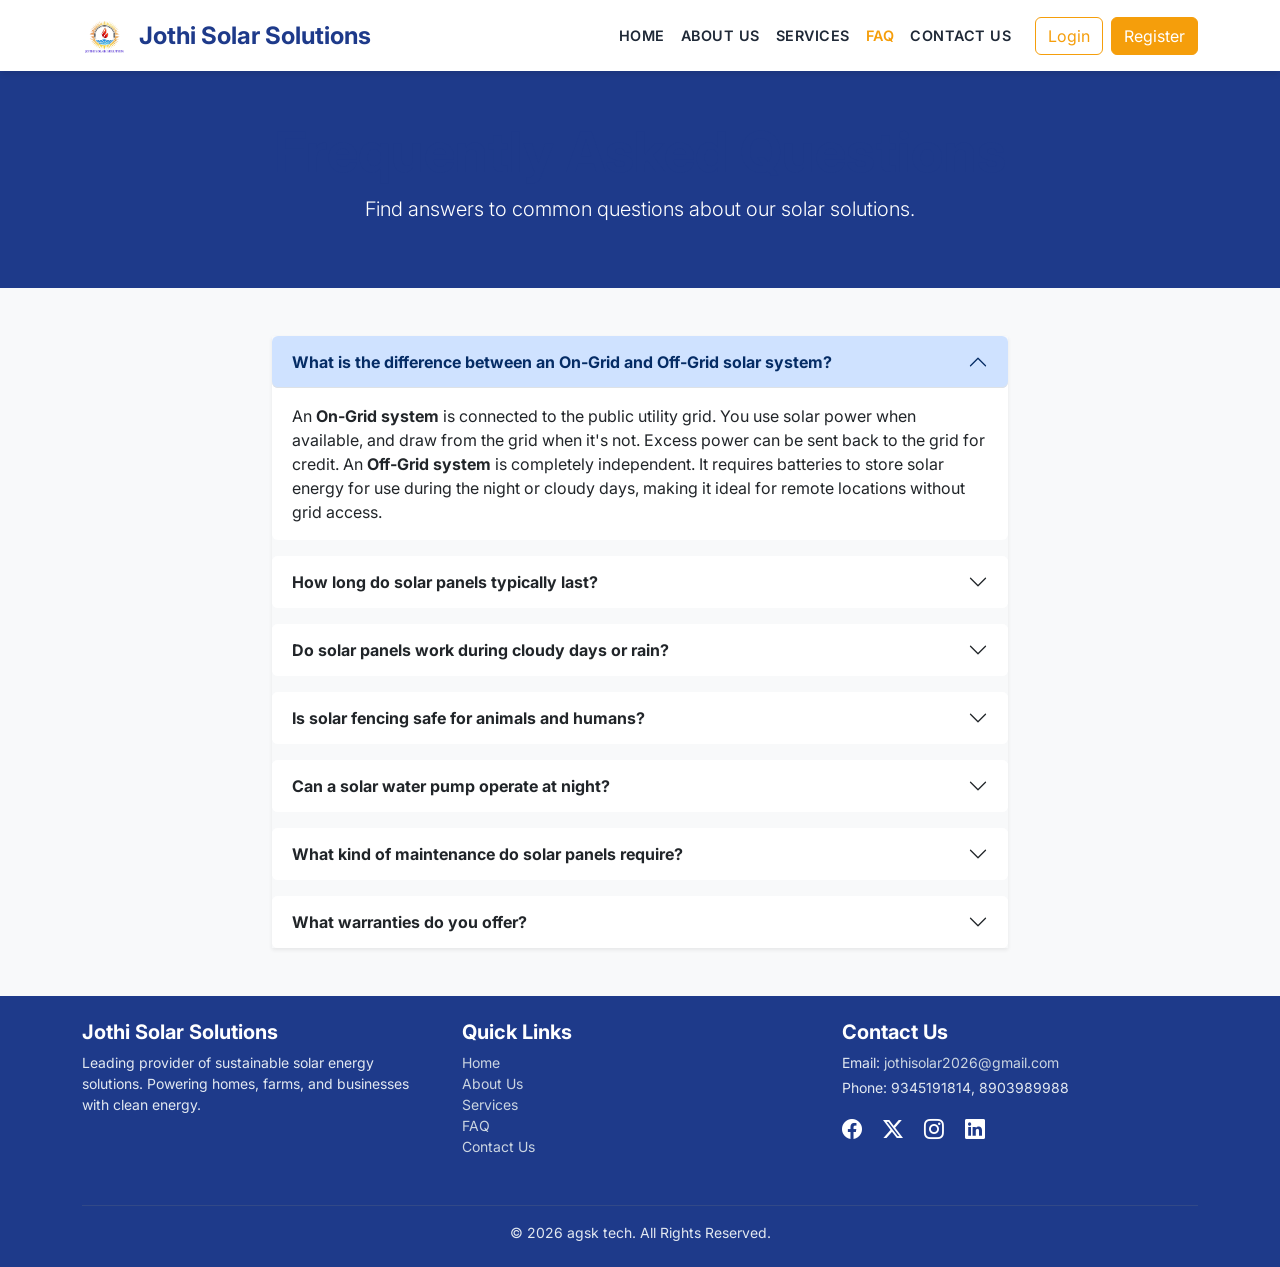
<file: faq.html>
<!DOCTYPE html>
<html lang="en">
<head>
    <meta charset="UTF-8">
    <meta name="viewport" content="width=device-width, initial-scale=1.0">
    <meta name="description" content="Find answers to common questions about Jothi Solar Solutions, including solar panels, on-grid vs off-grid systems, maintenance, and more.">
    <meta name="keywords" content="solar FAQ, solar questions, solar panel lifespan, solar maintenance, solar energy answers">
    <meta name="author" content="Jothi Solar Solutions">
    <meta property="og:title" content="Solar Energy FAQ - Answers from Jothi Solar Solutions">
    <meta property="og:description" content="Find answers to common questions about Jothi Solar Solutions, including solar panels, on-grid vs off-grid systems, maintenance, and more.">
    <meta property="og:type" content="website">
    <meta property="og:image" content="images/logo.png">
    <meta name="twitter:card" content="summary_large_image">
    <meta name="twitter:title" content="Solar Energy FAQ - Answers from Jothi Solar Solutions">
    <meta name="twitter:description" content="Find answers to common questions about Jothi Solar Solutions, including solar panels, on-grid vs off-grid systems, maintenance, and more.">
    <meta name="twitter:image" content="images/logo.png">
    <title>Solar Energy FAQ - Answers from Jothi Solar Solutions</title>
    <link href="https://cdn.jsdelivr.net/npm/bootstrap@5.3.0/dist/css/bootstrap.min.css" rel="stylesheet">
    <link href="https://fonts.googleapis.com/css2?family=Inter:wght@300;400;600;700&display=swap" rel="stylesheet">
    <!-- Include Bootstrap Icons -->
    <link rel="stylesheet" href="https://cdn.jsdelivr.net/npm/bootstrap-icons@1.10.5/font/bootstrap-icons.css">
    <link rel="stylesheet" href="css/style.css">

    <!--  analytics -->
    <!-- Google tag (gtag.js) -->
    <script async src="https://www.googletagmanager.com/gtag/js?id=G-3X9K0T4BQD"></script>
    <script>
        window.dataLayer = window.dataLayer || [];
        function gtag(){dataLayer.push(arguments);}
        gtag('js', new Date());

        gtag('config', 'G-3X9K0T4BQD');
    </script>
    
</head>
<body class="d-flex flex-column min-vh-100">
    <a href="#main-content" class="visually-hidden-focusable p-3 bg-primary text-white position-absolute z-3">Skip to main content</a>

    <!-- Navigation -->
    <nav class="navbar navbar-expand-lg navbar-light bg-white sticky-top">
        <div class="container">
            <a class="navbar-brand d-flex align-items-center" href="index.html">
                <img src="images/logo.png" alt="Jothi Solar Solutions Logo" onerror="this.style.display='none'">
                <span class="fw-bold text-success fs-4">Jothi Solar Solutions</span>
            </a>
            <button class="navbar-toggler" type="button" data-bs-toggle="collapse" data-bs-target="#navbarNav" aria-controls="navbarNav" aria-expanded="false" aria-label="Toggle navigation">
                <span class="navbar-toggler-icon"></span>
            </button>
            <div class="collapse navbar-collapse" id="navbarNav">
                <ul class="navbar-nav ms-auto">
                    <li class="nav-item"><a class="nav-link" href="index.html">Home</a></li>
                    <li class="nav-item"><a class="nav-link" href="about.html">About Us</a></li>
                    <li class="nav-item"><a class="nav-link" href="services.html">Services</a></li>
                    <li class="nav-item"><a class="nav-link active" aria-current="page" href="faq.html">FAQ</a></li>
                    <li class="nav-item"><a class="nav-link" href="contact.html">Contact Us</a></li>
                    <li class="nav-item ms-lg-3"><a class="btn btn-outline-primary" href="https://jsswebapp.onrender.com/login/" target="_blank">Login</a></li>
                    <li class="nav-item ms-lg-2"><a class="btn btn-primary text-white" href="https://jsswebapp.onrender.com/signup/" target="_blank">Register</a></li>
                </ul>
            </div>
        </div>
    </nav>

    <main id="main-content">

    <!-- Page Header -->
    <header class="bg-secondary text-white text-center py-5">
        <div class="container">
            <h1 class="display-4 fw-bold">Frequently Asked Questions</h1>
            <p class="lead">Find answers to common questions about our solar solutions.</p>
        </div>
    </header>

    <!-- Content -->
    <section class="py-5 flex-grow-1 bg-light">
        <div class="container">
            <div class="row justify-content-center">
                <div class="col-lg-8">
                    <div class="accordion shadow-sm" id="faqAccordion">
                        
                        <!-- FAQ 1 -->
                        <div class="accordion-item border-0 mb-3 rounded">
                            <h2 class="accordion-header" id="headingOne">
                                <button class="accordion-button rounded fw-bold" type="button" data-bs-toggle="collapse" data-bs-target="#collapseOne" aria-expanded="true" aria-controls="collapseOne">
                                    What is the difference between an On-Grid and Off-Grid solar system?
                                </button>
                            </h2>
                            <div id="collapseOne" class="accordion-collapse collapse show" aria-labelledby="headingOne" data-bs-parent="#faqAccordion">
                                <div class="accordion-body">
                                    An <strong>On-Grid system</strong> is connected to the public utility grid. You use solar power when available, and draw from the grid when it's not. Excess power can be sent back to the grid for credit. An <strong>Off-Grid system</strong> is completely independent. It requires batteries to store solar energy for use during the night or cloudy days, making it ideal for remote locations without grid access.
                                </div>
                            </div>
                        </div>

                        <!-- FAQ 2 -->
                        <div class="accordion-item border-0 mb-3 rounded">
                            <h2 class="accordion-header" id="headingTwo">
                                <button class="accordion-button collapsed rounded fw-bold" type="button" data-bs-toggle="collapse" data-bs-target="#collapseTwo" aria-expanded="false" aria-controls="collapseTwo">
                                    How long do solar panels typically last?
                                </button>
                            </h2>
                            <div id="collapseTwo" class="accordion-collapse collapse" aria-labelledby="headingTwo" data-bs-parent="#faqAccordion">
                                <div class="accordion-body">
                                    Most high-quality solar panels are designed to last for 25 to 30 years or more. While their efficiency might slightly decrease over time, they will continue to produce significant amounts of electricity for decades.
                                </div>
                            </div>
                        </div>

                        <!-- FAQ 3 -->
                        <div class="accordion-item border-0 mb-3 rounded">
                            <h2 class="accordion-header" id="headingThree">
                                <button class="accordion-button collapsed rounded fw-bold" type="button" data-bs-toggle="collapse" data-bs-target="#collapseThree" aria-expanded="false" aria-controls="collapseThree">
                                    Do solar panels work during cloudy days or rain?
                                </button>
                            </h2>
                            <div id="collapseThree" class="accordion-collapse collapse" aria-labelledby="headingThree" data-bs-parent="#faqAccordion">
                                <div class="accordion-body">
                                    Yes, solar panels still generate electricity on cloudy or rainy days, although their output will be reduced compared to clear, sunny days. In an on-grid system, you will automatically draw from the grid during these times, while off-grid systems will rely on battery reserves.
                                </div>
                            </div>
                        </div>

                        <!-- FAQ 4 -->
                        <div class="accordion-item border-0 mb-3 rounded">
                            <h2 class="accordion-header" id="headingFour">
                                <button class="accordion-button collapsed rounded fw-bold" type="button" data-bs-toggle="collapse" data-bs-target="#collapseFour" aria-expanded="false" aria-controls="collapseFour">
                                    Is solar fencing safe for animals and humans?
                                </button>
                            </h2>
                            <div id="collapseFour" class="accordion-collapse collapse" aria-labelledby="headingFour" data-bs-parent="#faqAccordion">
                                <div class="accordion-body">
                                    Yes. Solar fencing delivers a short, sharp shock that is designed to act as a psychological deterrent rather than a physical hazard. It is non-lethal and entirely safe for both humans and animals.
                                </div>
                            </div>
                        </div>

                        <!-- FAQ 5 -->
                        <div class="accordion-item border-0 mb-3 rounded">
                            <h2 class="accordion-header" id="headingFive">
                                <button class="accordion-button collapsed rounded fw-bold" type="button" data-bs-toggle="collapse" data-bs-target="#collapseFive" aria-expanded="false" aria-controls="collapseFive">
                                    Can a solar water pump operate at night?
                                </button>
                            </h2>
                            <div id="collapseFive" class="accordion-collapse collapse" aria-labelledby="headingFive" data-bs-parent="#faqAccordion">
                                <div class="accordion-body">
                                    Standard direct solar water pumps only operate when the sun is shining. If you need to pump water at night, you can either pump water into a storage tank during the day, or we can install a system that includes battery storage for night-time operation.
                                </div>
                            </div>
                        </div>

                        <!-- FAQ 6 -->
                        <div class="accordion-item border-0 mb-3 rounded">
                            <h2 class="accordion-header" id="headingSix">
                                <button class="accordion-button collapsed rounded fw-bold" type="button" data-bs-toggle="collapse" data-bs-target="#collapseSix" aria-expanded="false" aria-controls="collapseSix">
                                    What kind of maintenance do solar panels require?
                                </button>
                            </h2>
                            <div id="collapseSix" class="accordion-collapse collapse" aria-labelledby="headingSix" data-bs-parent="#faqAccordion">
                                <div class="accordion-body">
                                    Solar panels are extremely low maintenance because they have no moving parts. Generally, you just need to keep them relatively clean and free of debris or dust. A simple wash with a hose a few times a year is usually sufficient, though heavy monsoons often do the cleaning for you.
                                </div>
                            </div>
                        </div>

                        <!-- FAQ 7 -->
                        <div class="accordion-item border-0 rounded">
                            <h2 class="accordion-header" id="headingSeven">
                                <button class="accordion-button collapsed rounded fw-bold" type="button" data-bs-toggle="collapse" data-bs-target="#collapseSeven" aria-expanded="false" aria-controls="collapseSeven">
                                    What warranties do you offer?
                                </button>
                            </h2>
                            <div id="collapseSeven" class="accordion-collapse collapse" aria-labelledby="headingSeven" data-bs-parent="#faqAccordion">
                                <div class="accordion-body">
                                    We offer comprehensive warranties for all our installations. Solar panels typically come with a 25-year performance warranty. Inverters usually carry a 5 to 10-year warranty, and batteries vary by type but generally range from 3 to 10 years. We also provide a 1-year workmanship warranty on our installation services.
                                </div>
                            </div>
                        </div>

                    </div>
                </div>
            </div>
        </div>
    </section>
    </main>

    <!-- Footer -->
    <footer class="py-4 mt-auto">
        <div class="container text-center text-md-start">
            <div class="row">
                <div class="col-md-4 mb-3">
                    <h5 class="text-white fw-bold">Jothi Solar Solutions</h5>
                    <p class="small">Leading provider of sustainable solar energy solutions. Powering homes, farms, and businesses with clean energy.</p>
                </div>
                <div class="col-md-4 mb-3">
                    <h5 class="text-white fw-bold">Quick Links</h5>
                    <ul class="list-unstyled small">
                        <li><a href="index.html">Home</a></li>
                        <li><a href="about.html">About Us</a></li>
                        <li><a href="services.html">Services</a></li>
                        <li><a href="faq.html">FAQ</a></li>
                        <li><a href="contact.html">Contact Us</a></li>
                    </ul>
                </div>
                <div class="col-md-4 mb-3">
                    <h5 class="text-white fw-bold">Contact Us</h5>
                    <p class="small mb-1">Email: <a href="mailto:jothisolar2026@gmail.com">jothisolar2026@gmail.com</a></p>
                    <p class="small mb-1">Phone: 9345191814, 8903989988</p>
                    <div class="mt-3 fs-5">
                        <a href="https://www.facebook.com" target="_blank" rel="noopener noreferrer" class="text-white me-3" title="Facebook" aria-label="Facebook"><i class="bi bi-facebook"></i></a>
                        <a href="https://twitter.com" target="_blank" rel="noopener noreferrer" class="text-white me-3" title="Twitter" aria-label="Twitter"><i class="bi bi-twitter-x"></i></a>
                        <a href="https://www.instagram.com" target="_blank" rel="noopener noreferrer" class="text-white me-3" title="Instagram" aria-label="Instagram"><i class="bi bi-instagram"></i></a>
                        <a href="https://www.linkedin.com" target="_blank" rel="noopener noreferrer" class="text-white" title="LinkedIn" aria-label="LinkedIn"><i class="bi bi-linkedin"></i></a>
                    </div>
                </div>
            </div>
            <hr class="border-secondary">
            <div class="text-center small">
                &copy; <span id="current-year"></span> agsk tech. All Rights Reserved.
            </div>
        </div>
    </footer>

    <script src="https://cdn.jsdelivr.net/npm/bootstrap@5.3.0/dist/js/bootstrap.bundle.min.js"></script>
    <script src="js/script.js"></script>
</body>
</html>
</file>
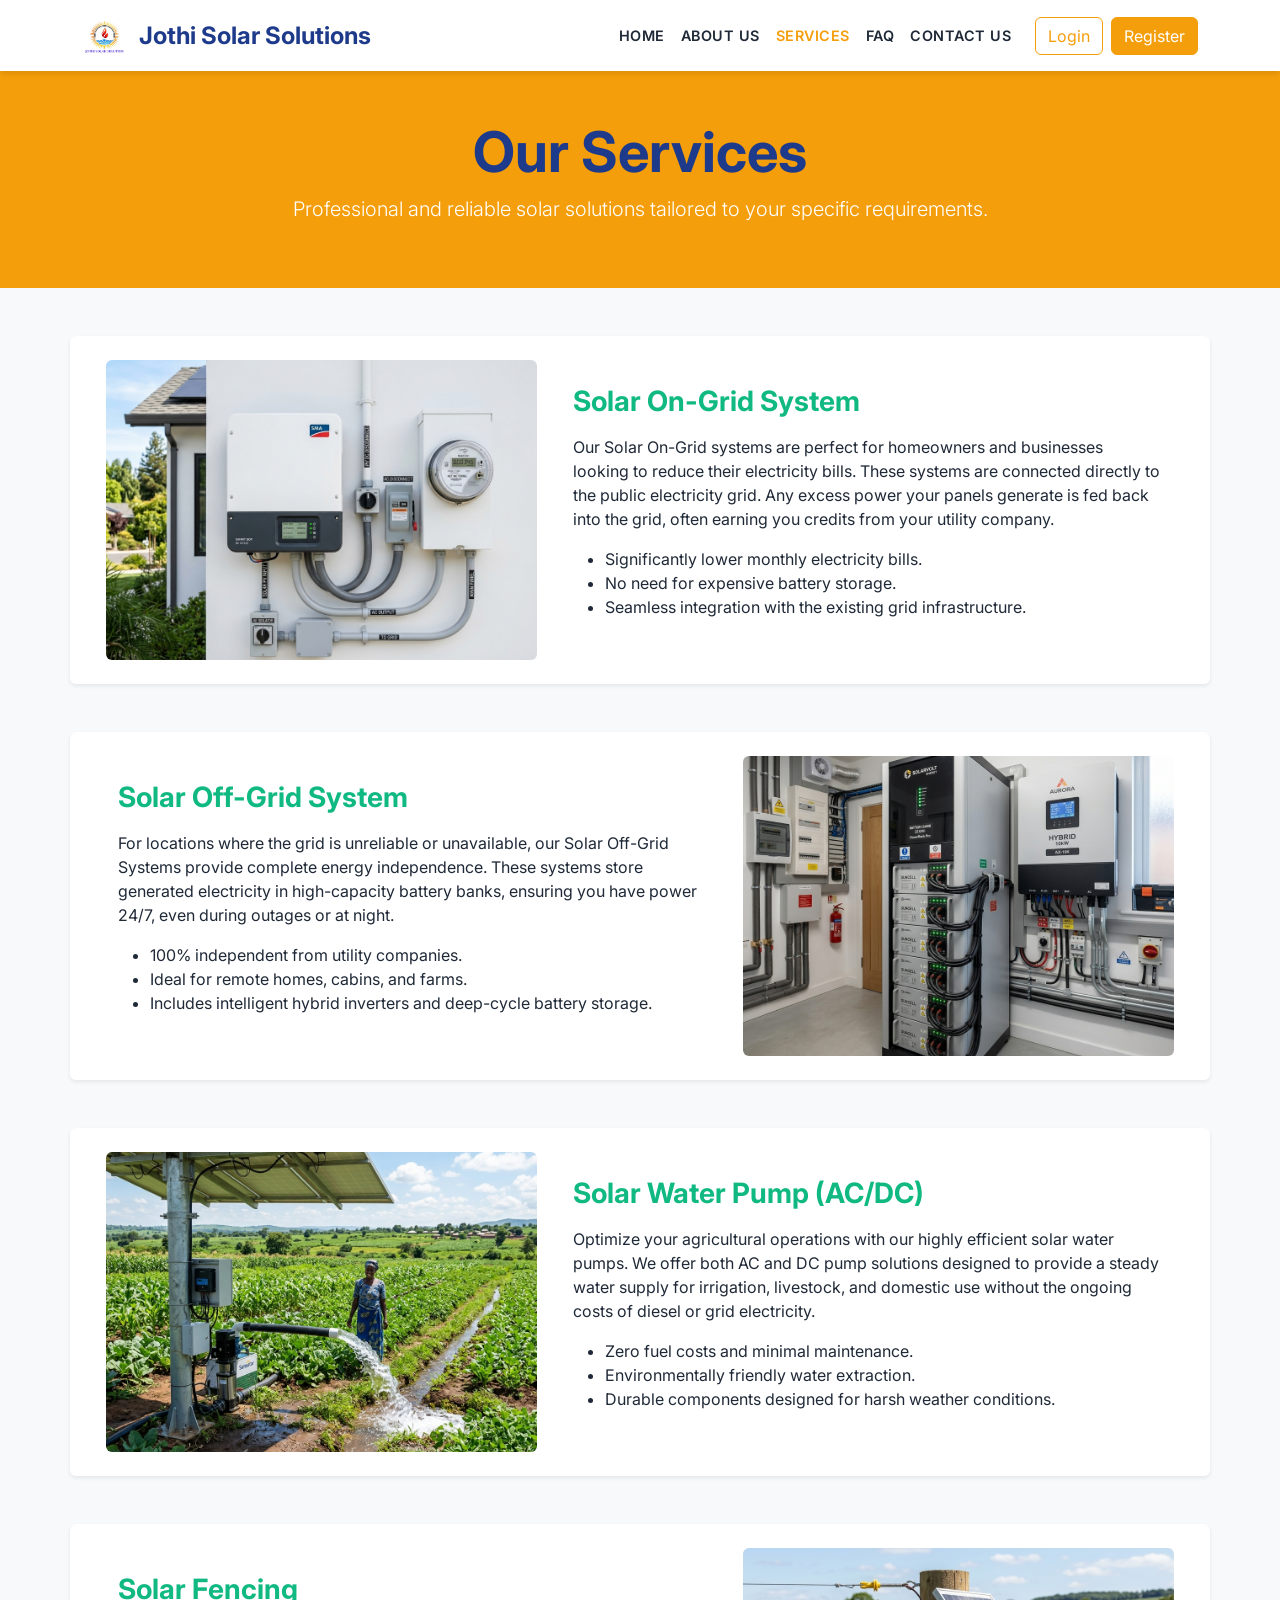
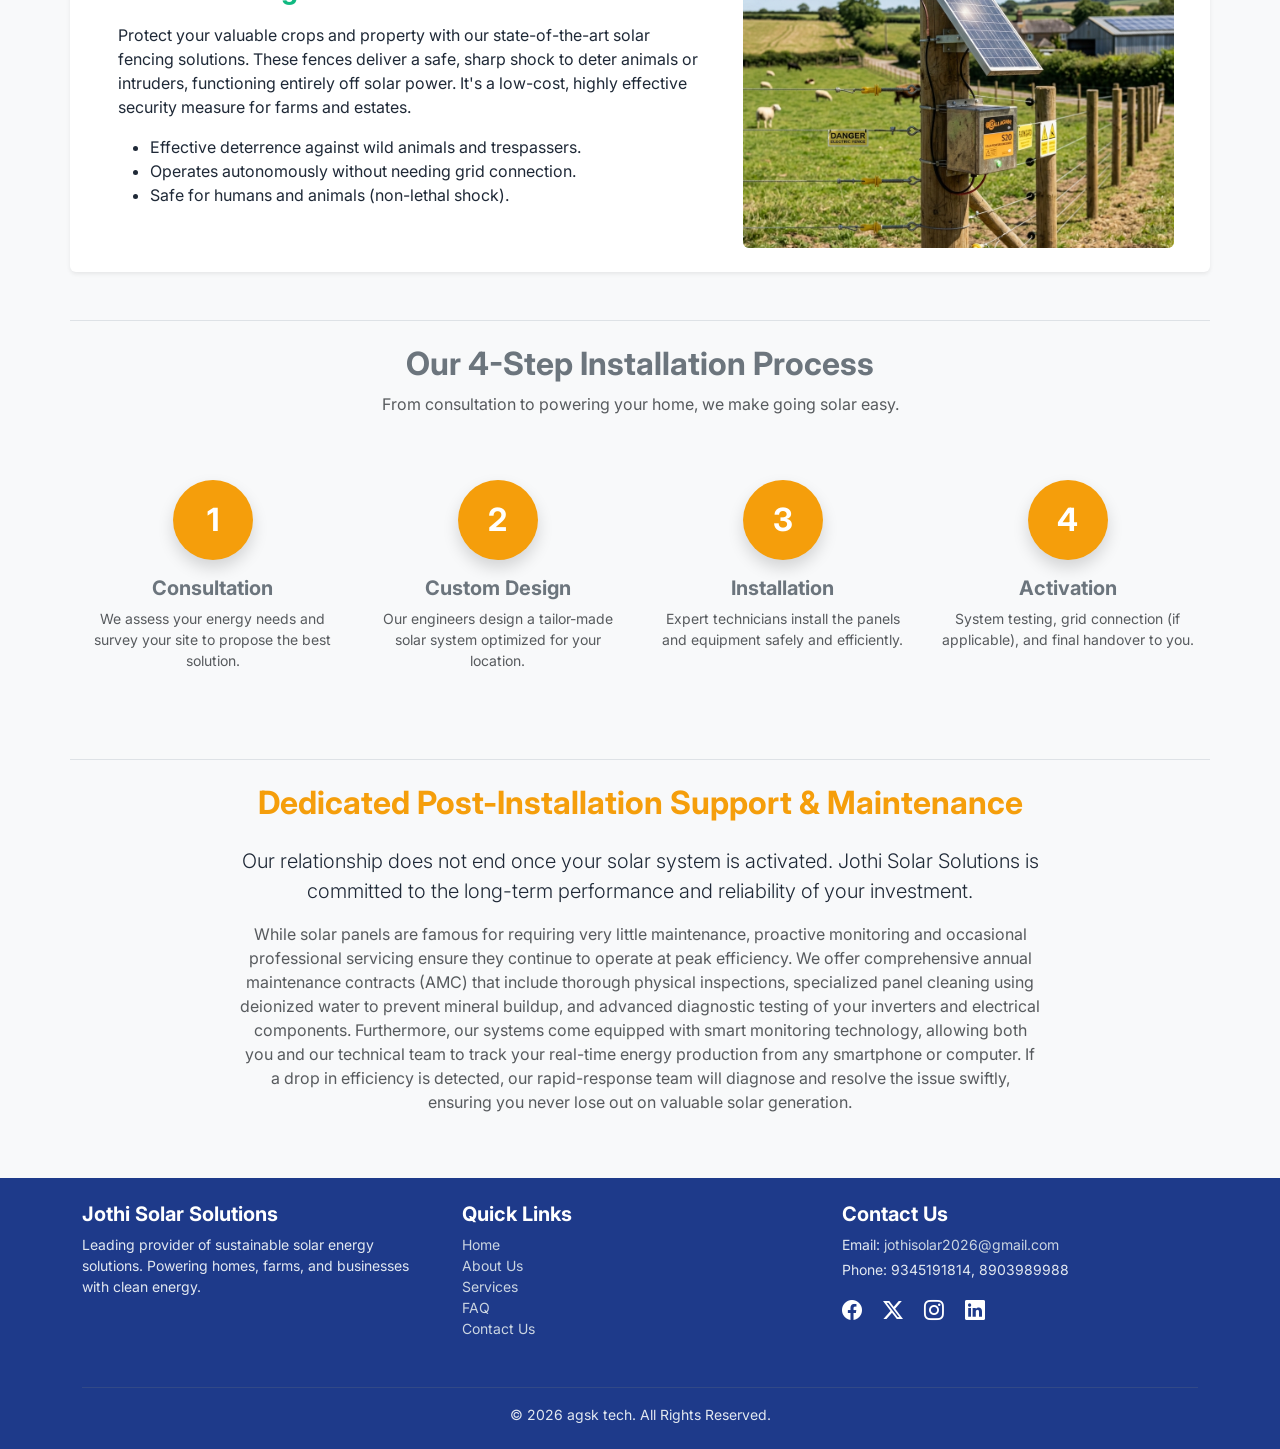
<file: services.html>
<!DOCTYPE html>
<html lang="en">
<head>
    <meta charset="UTF-8">
    <meta name="viewport" content="width=device-width, initial-scale=1.0">
    <meta name="description" content="Explore our professional solar services, including Solar On-Grid Systems, Off-Grid Systems, Solar Water Pumps, and Solar Fencing tailored to your needs.">
    <meta name="keywords" content="solar services, solar installation, on-grid system, off-grid system, solar water pump, solar fencing">
    <meta name="author" content="Jothi Solar Solutions">
    <meta property="og:title" content="Our Solar Services - On-Grid, Off-Grid & Water Pumps">
    <meta property="og:description" content="Explore our professional solar services, including Solar On-Grid Systems, Off-Grid Systems, Solar Water Pumps, and Solar Fencing tailored to your needs.">
    <meta property="og:type" content="website">
    <meta property="og:image" content="images/on_grid.png">
    <meta name="twitter:card" content="summary_large_image">
    <meta name="twitter:title" content="Our Solar Services - On-Grid, Off-Grid & Water Pumps">
    <meta name="twitter:description" content="Explore our professional solar services, including Solar On-Grid Systems, Off-Grid Systems, Solar Water Pumps, and Solar Fencing tailored to your needs.">
    <meta name="twitter:image" content="images/on_grid.png">
    <title>Our Solar Services - On-Grid, Off-Grid & Water Pumps</title>
    <link href="https://cdn.jsdelivr.net/npm/bootstrap@5.3.0/dist/css/bootstrap.min.css" rel="stylesheet">
    <link href="https://fonts.googleapis.com/css2?family=Inter:wght@300;400;600;700&display=swap" rel="stylesheet">
    <!-- Include Bootstrap Icons -->
    <link rel="stylesheet" href="https://cdn.jsdelivr.net/npm/bootstrap-icons@1.10.5/font/bootstrap-icons.css">
    <link rel="stylesheet" href="css/style.css">

    <!--  analytics -->
    <!-- Google tag (gtag.js) -->
    <script async src="https://www.googletagmanager.com/gtag/js?id=G-3X9K0T4BQD"></script>
    <script>
        window.dataLayer = window.dataLayer || [];
        function gtag(){dataLayer.push(arguments);}
        gtag('js', new Date());

        gtag('config', 'G-3X9K0T4BQD');
    </script>
    
</head>
<body class="d-flex flex-column min-vh-100">
    <a href="#main-content" class="visually-hidden-focusable p-3 bg-primary text-white position-absolute z-3">Skip to main content</a>

    <!-- Navigation -->
    <nav class="navbar navbar-expand-lg navbar-light bg-white sticky-top">
        <div class="container">
            <a class="navbar-brand d-flex align-items-center" href="index.html">
                <img src="images/logo.png" alt="Jothi Solar Solutions Logo" onerror="this.style.display='none'">
                <span class="fw-bold text-success fs-4">Jothi Solar Solutions</span>
            </a>
            <button class="navbar-toggler" type="button" data-bs-toggle="collapse" data-bs-target="#navbarNav" aria-controls="navbarNav" aria-expanded="false" aria-label="Toggle navigation">
                <span class="navbar-toggler-icon"></span>
            </button>
            <div class="collapse navbar-collapse" id="navbarNav">
                <ul class="navbar-nav ms-auto">
                    <li class="nav-item"><a class="nav-link" href="index.html">Home</a></li>
                    <li class="nav-item"><a class="nav-link" href="about.html">About Us</a></li>
                    <li class="nav-item"><a class="nav-link active" aria-current="page" href="services.html">Services</a></li>
                    <li class="nav-item"><a class="nav-link" href="faq.html">FAQ</a></li>
                    <li class="nav-item"><a class="nav-link" href="contact.html">Contact Us</a></li>
                    <li class="nav-item ms-lg-3"><a class="btn btn-outline-primary" href="https://jsswebapp.onrender.com/login/" target="_blank">Login</a></li>
                    <li class="nav-item ms-lg-2"><a class="btn btn-primary text-white" href="https://jsswebapp.onrender.com/signup/" target="_blank">Register</a></li>
                </ul>
            </div>
        </div>
    </nav>

    <main id="main-content">

    <!-- Page Header -->
    <header class="bg-primary text-white text-center py-5">
        <div class="container">
            <h1 class="display-4 fw-bold">Our Services</h1>
            <p class="lead">Professional and reliable solar solutions tailored to your specific requirements.</p>
        </div>
    </header>

    <!-- Content -->
    <section class="py-5 flex-grow-1 bg-light">
        <div class="container">
            
            <!-- Service: On Grid -->
            <div class="row align-items-center mb-5 bg-white p-4 rounded shadow-sm">
                <div class="col-md-5 mb-3 mb-md-0">
                    <img src="images/on_grid.png" alt="Solar On Grid System" class="img-fluid rounded w-100" style="height: 300px; object-fit: cover;">
                </div>
                <div class="col-md-7 px-4">
                    <h3 class="fw-bold text-success mb-3">Solar On-Grid System</h3>
                    <p>Our Solar On-Grid systems are perfect for homeowners and businesses looking to reduce their electricity bills. These systems are connected directly to the public electricity grid. Any excess power your panels generate is fed back into the grid, often earning you credits from your utility company.</p>
                    <ul>
                        <li>Significantly lower monthly electricity bills.</li>
                        <li>No need for expensive battery storage.</li>
                        <li>Seamless integration with the existing grid infrastructure.</li>
                    </ul>
                </div>
            </div>

            <!-- Service: Off Grid -->
            <div class="row align-items-center mb-5 bg-white p-4 rounded shadow-sm flex-md-row-reverse">
                <div class="col-md-5 mb-3 mb-md-0">
                    <img src="images/off_grid.png" alt="Solar Off Grid System" class="img-fluid rounded w-100" style="height: 300px; object-fit: cover;">
                </div>
                <div class="col-md-7 px-4">
                    <h3 class="fw-bold text-success mb-3">Solar Off-Grid System</h3>
                    <p>For locations where the grid is unreliable or unavailable, our Solar Off-Grid Systems provide complete energy independence. These systems store generated electricity in high-capacity battery banks, ensuring you have power 24/7, even during outages or at night.</p>
                    <ul>
                        <li>100% independent from utility companies.</li>
                        <li>Ideal for remote homes, cabins, and farms.</li>
                        <li>Includes intelligent hybrid inverters and deep-cycle battery storage.</li>
                    </ul>
                </div>
            </div>

            <!-- Service: Water Pump -->
            <div class="row align-items-center mb-5 bg-white p-4 rounded shadow-sm">
                <div class="col-md-5 mb-3 mb-md-0">
                    <img src="images/solar_water_pump.png" alt="Solar Water Pump" class="img-fluid rounded w-100" style="height: 300px; object-fit: cover;">
                </div>
                <div class="col-md-7 px-4">
                    <h3 class="fw-bold text-success mb-3">Solar Water Pump (AC/DC)</h3>
                    <p>Optimize your agricultural operations with our highly efficient solar water pumps. We offer both AC and DC pump solutions designed to provide a steady water supply for irrigation, livestock, and domestic use without the ongoing costs of diesel or grid electricity.</p>
                    <ul>
                        <li>Zero fuel costs and minimal maintenance.</li>
                        <li>Environmentally friendly water extraction.</li>
                        <li>Durable components designed for harsh weather conditions.</li>
                    </ul>
                </div>
            </div>

            <!-- Service: Fencing -->
            <div class="row align-items-center mb-5 bg-white p-4 rounded shadow-sm flex-md-row-reverse">
                <div class="col-md-5 mb-3 mb-md-0">
                    <img src="images/solar_fencing.png" alt="Solar Fencing" class="img-fluid rounded w-100" style="height: 300px; object-fit: cover;">
                </div>
                <div class="col-md-7 px-4">
                    <h3 class="fw-bold text-success mb-3">Solar Fencing</h3>
                    <p>Protect your valuable crops and property with our state-of-the-art solar fencing solutions. These fences deliver a safe, sharp shock to deter animals or intruders, functioning entirely off solar power. It's a low-cost, highly effective security measure for farms and estates.</p>
                    <ul>
                        <li>Effective deterrence against wild animals and trespassers.</li>
                        <li>Operates autonomously without needing grid connection.</li>
                        <li>Safe for humans and animals (non-lethal shock).</li>
                    </ul>
                </div>
            </div>

            <!-- How It Works Section -->
            <div class="row mt-5 pt-4 border-top">
                <div class="col-12 text-center mb-5">
                    <h2 class="fw-bold text-secondary">Our 4-Step Installation Process</h2>
                    <p class="text-muted">From consultation to powering your home, we make going solar easy.</p>
                </div>
                <div class="col-md-3 text-center mb-4">
                    <div class="bg-primary text-white rounded-circle d-inline-flex align-items-center justify-content-center mb-3 shadow" style="width: 80px; height: 80px; font-size: 2rem; font-weight: bold;">1</div>
                    <h5 class="fw-bold text-secondary">Consultation</h5>
                    <p class="small text-muted">We assess your energy needs and survey your site to propose the best solution.</p>
                </div>
                <div class="col-md-3 text-center mb-4">
                    <div class="bg-primary text-white rounded-circle d-inline-flex align-items-center justify-content-center mb-3 shadow" style="width: 80px; height: 80px; font-size: 2rem; font-weight: bold;">2</div>
                    <h5 class="fw-bold text-secondary">Custom Design</h5>
                    <p class="small text-muted">Our engineers design a tailor-made solar system optimized for your location.</p>
                </div>
                <div class="col-md-3 text-center mb-4">
                    <div class="bg-primary text-white rounded-circle d-inline-flex align-items-center justify-content-center mb-3 shadow" style="width: 80px; height: 80px; font-size: 2rem; font-weight: bold;">3</div>
                    <h5 class="fw-bold text-secondary">Installation</h5>
                    <p class="small text-muted">Expert technicians install the panels and equipment safely and efficiently.</p>
                </div>
                <div class="col-md-3 text-center mb-4">
                    <div class="bg-primary text-white rounded-circle d-inline-flex align-items-center justify-content-center mb-3 shadow" style="width: 80px; height: 80px; font-size: 2rem; font-weight: bold;">4</div>
                    <h5 class="fw-bold text-secondary">Activation</h5>
                    <p class="small text-muted">System testing, grid connection (if applicable), and final handover to you.</p>
                </div>
            </div>
            
            <div class="row mt-5 pt-4 border-top">
                <div class="col-12 text-center">
                    <h2 class="fw-bold text-primary mb-4">Dedicated Post-Installation Support & Maintenance</h2>
                    <p class="lead mx-auto" style="max-width: 800px;">Our relationship does not end once your solar system is activated. Jothi Solar Solutions is committed to the long-term performance and reliability of your investment.</p>
                    <p class="mx-auto text-muted" style="max-width: 800px;">While solar panels are famous for requiring very little maintenance, proactive monitoring and occasional professional servicing ensure they continue to operate at peak efficiency. We offer comprehensive annual maintenance contracts (AMC) that include thorough physical inspections, specialized panel cleaning using deionized water to prevent mineral buildup, and advanced diagnostic testing of your inverters and electrical components. Furthermore, our systems come equipped with smart monitoring technology, allowing both you and our technical team to track your real-time energy production from any smartphone or computer. If a drop in efficiency is detected, our rapid-response team will diagnose and resolve the issue swiftly, ensuring you never lose out on valuable solar generation.</p>
                </div>
            </div>

        </div>
    </section>
    </main>

    <!-- Footer -->
    <footer class="py-4 mt-auto">
        <div class="container text-center text-md-start">
            <div class="row">
                <div class="col-md-4 mb-3">
                    <h5 class="text-white fw-bold">Jothi Solar Solutions</h5>
                    <p class="small">Leading provider of sustainable solar energy solutions. Powering homes, farms, and businesses with clean energy.</p>
                </div>
                <div class="col-md-4 mb-3">
                    <h5 class="text-white fw-bold">Quick Links</h5>
                    <ul class="list-unstyled small">
                        <li><a href="index.html">Home</a></li>
                        <li><a href="about.html">About Us</a></li>
                        <li><a href="services.html">Services</a></li>
                        <li><a href="faq.html">FAQ</a></li>
                        <li><a href="contact.html">Contact Us</a></li>
                    </ul>
                </div>
                <div class="col-md-4 mb-3">
                    <h5 class="text-white fw-bold">Contact Us</h5>
                    <p class="small mb-1">Email: <a href="mailto:jothisolar2026@gmail.com">jothisolar2026@gmail.com</a></p>
                    <p class="small mb-1">Phone: 9345191814, 8903989988</p>
                    <div class="mt-3 fs-5">
                        <a href="https://www.facebook.com" target="_blank" rel="noopener noreferrer" class="text-white me-3" title="Facebook" aria-label="Facebook"><i class="bi bi-facebook"></i></a>
                        <a href="https://twitter.com" target="_blank" rel="noopener noreferrer" class="text-white me-3" title="Twitter" aria-label="Twitter"><i class="bi bi-twitter-x"></i></a>
                        <a href="https://www.instagram.com" target="_blank" rel="noopener noreferrer" class="text-white me-3" title="Instagram" aria-label="Instagram"><i class="bi bi-instagram"></i></a>
                        <a href="https://www.linkedin.com" target="_blank" rel="noopener noreferrer" class="text-white" title="LinkedIn" aria-label="LinkedIn"><i class="bi bi-linkedin"></i></a>
                    </div>
                </div>
            </div>
            <hr class="border-secondary">
            <div class="text-center small">
                &copy; <span id="current-year"></span> agsk tech. All Rights Reserved.
            </div>
        </div>
    </footer>

    <script src="https://cdn.jsdelivr.net/npm/bootstrap@5.3.0/dist/js/bootstrap.bundle.min.js"></script>
    <script src="js/script.js"></script>
</body>
</html>
</file>
<file: css/style.css>
:root {
    --primary-color: #f59e0b; /* Amber / Sun Yellow */
    --primary-hover: #d97706;
    --secondary-color: #1e3a8a; /* Deep Blue */
    --light-bg: #f8fafc;
    --dark-text: #1f2937;
    --accent-color: #10b981; /* Eco Green */
}

body {
    font-family: 'Inter', sans-serif;
    color: var(--dark-text);
    background-color: var(--light-bg);
}

/* Typography Enhancements */
h1, h2, h3, h4, h5, h6 {
    color: var(--secondary-color);
}

.text-primary {
    color: var(--primary-color) !important;
}

.text-success {
    color: var(--accent-color) !important;
}

.bg-primary {
    background-color: var(--primary-color) !important;
}

.bg-secondary {
    background-color: var(--secondary-color) !important;
}

.bg-success {
    background-color: var(--accent-color) !important;
}

.btn-primary {
    background-color: var(--primary-color);
    border-color: var(--primary-color);
    color: white;
}
.btn-primary:hover {
    background-color: var(--primary-hover);
    border-color: var(--primary-hover);
}

.btn-success {
    background-color: var(--accent-color);
    border-color: var(--accent-color);
    color: white;
}

.btn-outline-primary {
    color: var(--primary-color);
    border-color: var(--primary-color);
}
.btn-outline-primary:hover {
    background-color: var(--primary-color);
    color: white;
}

/* Navbar */
.navbar {
    box-shadow: 0 4px 6px -1px rgba(0, 0, 0, 0.1);
    background-color: white !important;
}
.navbar-brand img {
    height: 45px;
    margin-right: 12px;
    border-radius: 5px;
}
.navbar-brand span {
    color: var(--secondary-color) !important;
}
.nav-link {
    font-weight: 600;
    color: var(--dark-text) !important;
    transition: color 0.3s;
    text-transform: uppercase;
    font-size: 0.9rem;
    letter-spacing: 0.5px;
}
.nav-link:hover, .nav-link.active {
    color: var(--primary-color) !important;
}

/* Hero Section */
.hero-section {
    background: linear-gradient(rgba(30, 58, 138, 0.7), rgba(30, 58, 138, 0.7)), url('../images/hero_solar.png') no-repeat center center;
    background-size: cover;
    color: white;
    padding: 120px 0;
    text-align: center;
}
.hero-section h1 {
    font-size: 4rem;
    font-weight: 800;
    color: white;
    text-shadow: 2px 2px 4px rgba(0,0,0,0.5);
}

/* Service Cards */
.service-card {
    transition: transform 0.3s, box-shadow 0.3s;
    border: none;
    border-radius: 12px;
    box-shadow: 0 4px 6px rgba(0,0,0,0.05);
    height: 100%;
    overflow: hidden;
}
.service-card:hover {
    transform: translateY(-10px);
    box-shadow: 0 20px 25px -5px rgba(0,0,0,0.1), 0 10px 10px -5px rgba(0,0,0,0.04);
}
.service-card img {
    height: 250px;
    object-fit: cover;
}
.card-title {
    color: var(--secondary-color);
    font-weight: 700;
}

/* Testimonials */
.testimonial-box {
    background: white;
    border-left: 4px solid var(--primary-color);
    padding: 20px;
    border-radius: 8px;
    box-shadow: 0 4px 6px rgba(0,0,0,0.05);
}

/* Footer */
footer {
    background-color: var(--secondary-color);
    color: #e2e8f0;
}
footer a {
    color: #cbd5e1;
    text-decoration: none;
    transition: color 0.2s;
}
footer a:hover {
    color: var(--primary-color);
}
.footer-logo {
    height: 50px;
    margin-bottom: 15px;
}
</file>
